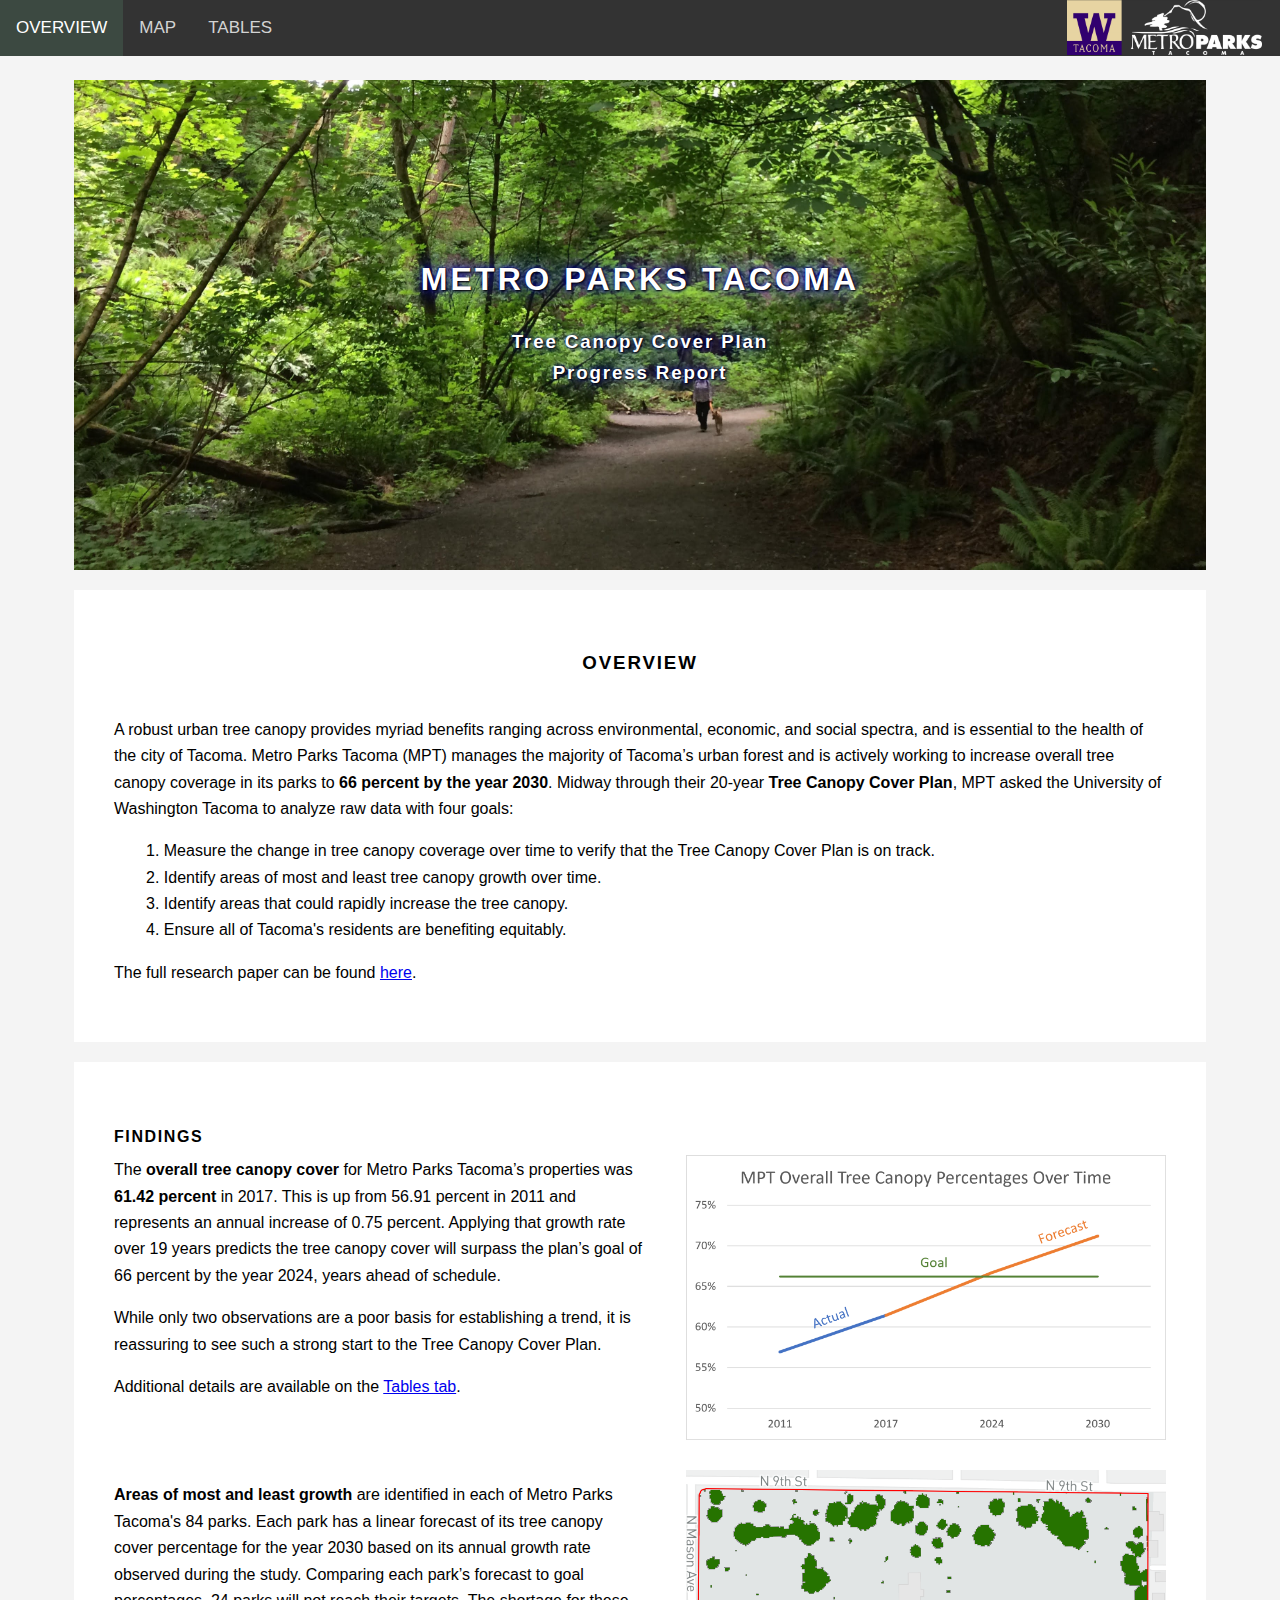
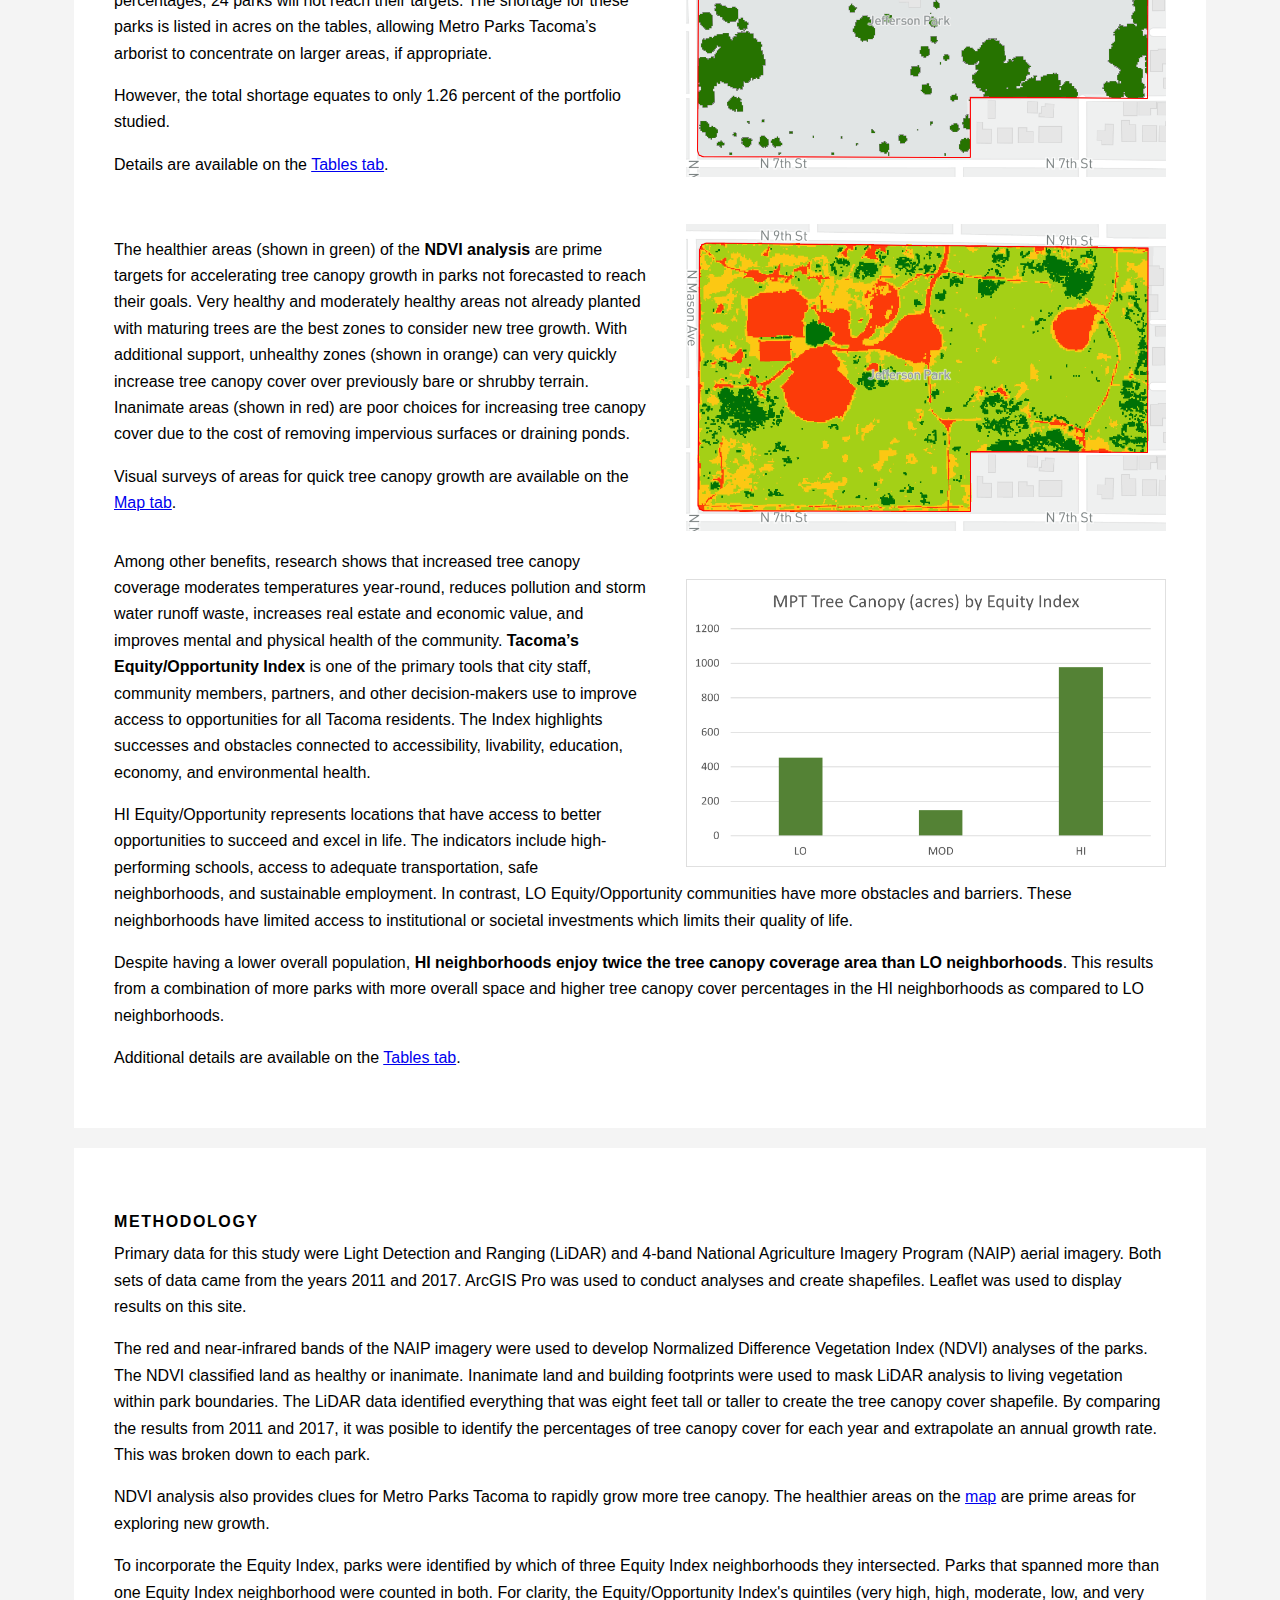
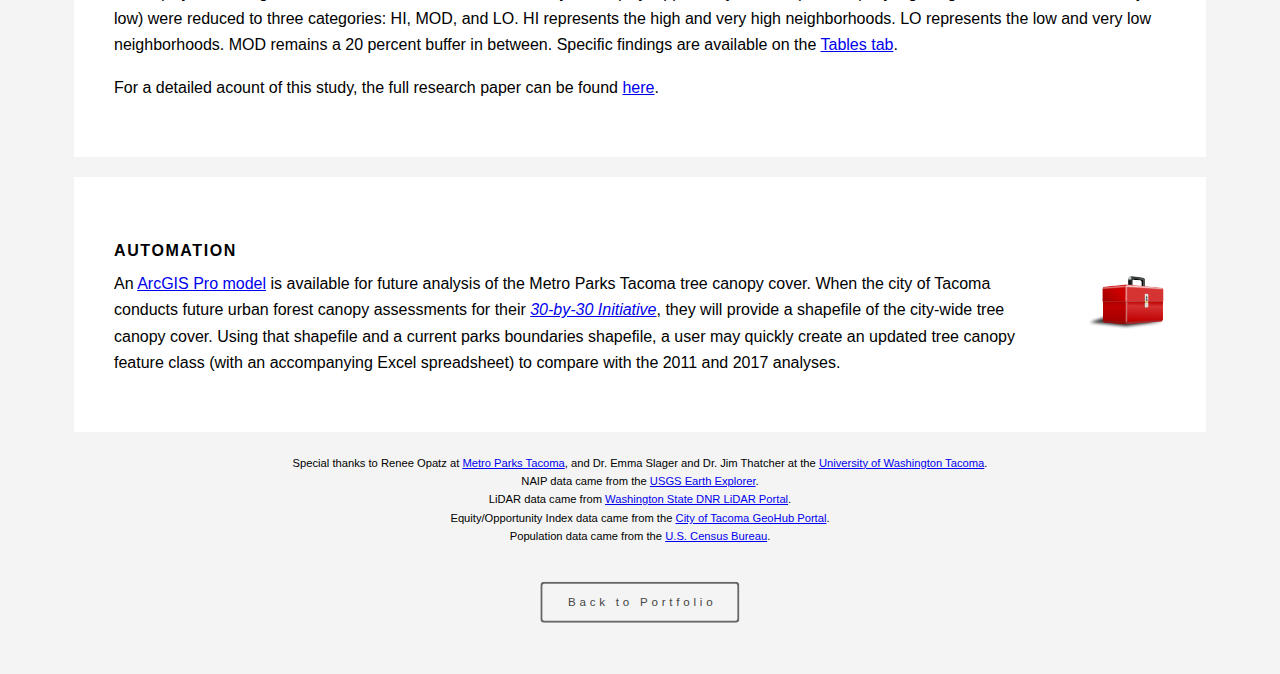
<file: index.html>
<html>
	<head>
		<title>Overview: Tree Canopy Update</title>
		<link rel="stylesheet" href="styles.css" type="text/css"/>
		<script src = "parks.js"></script>
	</head>
	<body>
		<div class="topnav">
     <a class="active" href="index.html">OVERVIEW</a>
     <a href="map.html">MAP</a>
     <a href="tables.htm">TABLES</a>
		 <img src="images/Logos_UW_MPT.png" style="height:55px; float:right">
    </div>
		<div class="container">
			<img src="images/PugetPark2.jpg" style="display:block; margin-left:auto; margin-right:auto; width:100%">
			<div class="centered"><h1>Metro Parks Tacoma</h1><h3>Tree Canopy Cover Plan<br> Progress Report</h3></div>
		</div>
		<div class="flex-container">
			<div>
				<h3>OVERVIEW</h3>
				<p>A robust urban tree canopy provides myriad benefits ranging across environmental, economic, and social spectra, and is essential to the health of the city of Tacoma. Metro Parks Tacoma (MPT) manages the majority of Tacoma’s urban forest and is actively working to increase overall tree canopy coverage in its parks to <b>66 percent by the year 2030</b>. Midway through their 20-year <b>Tree Canopy Cover Plan</b>, MPT asked the University of Washington Tacoma to analyze raw data with four goals:</p>
				<p style="padding-left: 2em; padding-right: 2em">1. Measure the change in tree canopy coverage over time to verify that the Tree Canopy Cover Plan is on track.<br>2. Identify areas of most and least tree canopy growth over time.<br>3. Identify areas that could rapidly increase the tree canopy.<br>4. Ensure all of Tacoma's residents are benefiting equitably.</p>
				<p>The full research paper can be found <a href="paper.pdf">here</a>.</p>
			</div>
			<div>
				<h4 style="margin-bottom: -35px">Findings</h4>
				<div class="row">
					<a href="tables.htm"><img class="img" src="images/TreeCanopy_Overall.png" style="margin-top:40px"></a><br>
					<p>The <b>overall tree canopy cover</b> for Metro Parks Tacoma’s properties was <b>61.42 percent</b> in 2017. This is up from 56.91 percent in 2011 and represents an annual increase of 0.75 percent. Applying that growth rate over 19 years predicts the tree canopy cover will surpass the plan’s goal of 66 percent by the year 2024, years ahead of schedule.</p><p>While only two observations are a poor basis for establishing a trend, it is reassuring to see such a strong start to the Tree Canopy Cover Plan.</p><p>Additional details are available on the <a href="tables.htm">Tables tab</a>.</p>
				</div>
				<div class="row">
					<a href="map.html"><img class="img" src="images/TCC.PNG"></a><br>
					<p><b>Areas of most and least growth</b> are identified in each of Metro Parks Tacoma's 84 parks. Each park has a linear forecast of its tree canopy cover percentage for the year 2030 based on its annual growth rate observed during the study. Comparing each park’s forecast to goal percentages, 24 parks will not reach their targets. The shortage for these parks is listed in acres on the tables, allowing Metro Parks Tacoma’s arborist to concentrate on larger areas, if appropriate. </p><p>However, the total shortage equates to only 1.26 percent of the portfolio studied.</p><p>Details are available on the <a href="tables.htm">Tables tab</a>.</p>
				</div>
				<div class="row">
					<a href="map.html"><img class="img" src="images/NDVI.PNG"></a><br>
					<p>The healthier areas (shown in green) of the <b>NDVI analysis</b> are prime targets for accelerating tree canopy growth in parks not forecasted to reach their goals. Very healthy and moderately healthy areas not already planted with maturing trees are the best zones to consider new tree growth. With additional support, unhealthy zones (shown in orange) can very quickly increase tree canopy cover over previously bare or shrubby terrain. Inanimate areas (shown in red) are poor choices for increasing tree canopy cover due to the cost of removing impervious surfaces or draining ponds.</p><p>Visual surveys of areas for quick tree canopy growth are available on the <a href="map.html">Map tab</a>.</p>
				</div>
				<div class="row">
					<a href="tables.htm"><img class="img" src="images/Equity_Chart.png"></a>
					<p>Among other benefits, research shows that increased tree canopy coverage moderates temperatures year-round, reduces pollution and storm water runoff waste, increases real estate and economic value, and improves mental and physical health of the community. <b>Tacoma’s Equity/Opportunity Index</b> is one of the primary tools that city staff, community members, partners, and other decision-makers use to improve access to opportunities for all Tacoma residents. The Index highlights successes and obstacles connected to accessibility, livability, education, economy, and environmental health.</p><p>HI Equity/Opportunity represents locations that have access to better opportunities to succeed and excel in life. The indicators include high-performing schools, access to adequate transportation, safe neighborhoods, and sustainable employment. In contrast, LO Equity/Opportunity communities have more obstacles and barriers. These neighborhoods have limited access to institutional or societal investments which limits their quality of life.</p><p>Despite having a lower overall population, <b>HI neighborhoods enjoy twice the tree canopy coverage area than LO neighborhoods</b>. This results from a combination of more parks with more overall space and higher tree canopy cover percentages in the HI neighborhoods as compared to LO neighborhoods. </p><p>Additional details are available on the <a href="tables.htm">Tables tab</a>.</p>
				</div>
		 </div>
		 <div>
			 <h4>Methodology</h4>
			 <p>Primary data for this study were Light Detection and Ranging (LiDAR) and 4-band National Agriculture Imagery Program (NAIP) aerial imagery. Both sets of data came from the years 2011 and 2017. ArcGIS Pro was used to conduct analyses and create shapefiles. Leaflet was used to display results on this site.</p>
			 <p>The red and near-infrared bands of the NAIP imagery were used to develop Normalized Difference Vegetation Index (NDVI) analyses of the parks. The NDVI classified land as healthy or inanimate. Inanimate land and building footprints were used to mask LiDAR analysis to living vegetation within park boundaries. The LiDAR data identified everything that was eight feet tall or taller to create the tree canopy cover shapefile. By comparing the results from 2011 and 2017, it was posible to identify the percentages of tree canopy cover for each year and extrapolate an annual growth rate. This was broken down to each park.</p>
			 <p>NDVI analysis also provides clues for Metro Parks Tacoma to rapidly grow more tree canopy. The healthier areas on the <a href="map.html">map</a> are prime areas for exploring new growth.</p>
			 <p>To incorporate the Equity Index, parks were identified by which of three Equity Index neighborhoods they intersected. Parks that spanned more than one Equity Index neighborhood were counted in both. For clarity, the Equity/Opportunity Index's quintiles (very high, high, moderate, low, and very low) were reduced to three categories: HI, MOD, and LO. HI represents the high and very high neighborhoods. LO represents the low and very low neighborhoods. MOD remains a 20 percent buffer in between. Specific findings are available on the <a href="tables.htm">Tables tab</a>.</p>
			 <p>For a detailed acount of this study, the full research paper can be found <a href="paper.pdf">here</a>.</p>
		 </div>
		 <div class="row">
			 <h4>Automation</h4>
			  <a href="ArcGIS.tbx"> <img class="img" src="images/arcgis-toolbox.png" style="max-width:5em; margin-top: 20px"></a>
				<p>An <a href="ArcGIS.tbx">ArcGIS Pro model</a> is available for future analysis of the Metro Parks Tacoma tree canopy cover. When the city of Tacoma conducts future urban forest canopy assessments for their <a href = 'https://www.cityoftacoma.org/government/city_departments/environmentalservices/urban_forestry/urban_forest_management_plan' target = '_blank'><em>30-by-30 Initiative</em></a>, they will provide a shapefile of the city-wide tree canopy cover. Using that shapefile and a current parks boundaries shapefile, a user may quickly create an updated tree canopy feature class (with an accompanying Excel spreadsheet) to compare with the 2011 and 2017 analyses.</p>
		 </div>
		</div>

		<p style="font-size:.7em; text-align:center">Special thanks to Renee Opatz at <a href = "https://www.metroparkstacoma.org/"> Metro Parks Tacoma</a>, and Dr. Emma Slager and Dr. Jim Thatcher at the <a href = "https://www.tacoma.uw.edu/uwt/urban-studies/ms-geospatial-technologies">University of Washington Tacoma</a>.<br>NAIP data came from the <a href="https://earthexplorer.usgs.gov/">USGS Earth Explorer</a>.<br>LiDAR data came from <a href = "https://lidarportal.dnr.wa.gov/">Washington State DNR LiDAR Portal</a>.<br>Equity/Opportunity Index data came from the <a href = "https://geohub.cityoftacoma.org/datasets/equity-opportunity-overall-index-2020-1/explore?location=47.243500%2C-122.455000%2C12.41">City of Tacoma GeoHub Portal</a>.<br>Population data came from the <a href = "https://data.census.gov/cedsci/advanced">U.S. Census Bureau</a>.</p>

		<div class="center">
			<a href="https://saschu-uwt.github.io/portfolio/"><button class="button button1">Back to Portfolio</button></a>
		</div>

		<!-- Calls the default extent button -->
		<script src="dist/leaflet.defaultextent.js"></script>
		<script src="config.js"></script>

</body>
</html>
</file>
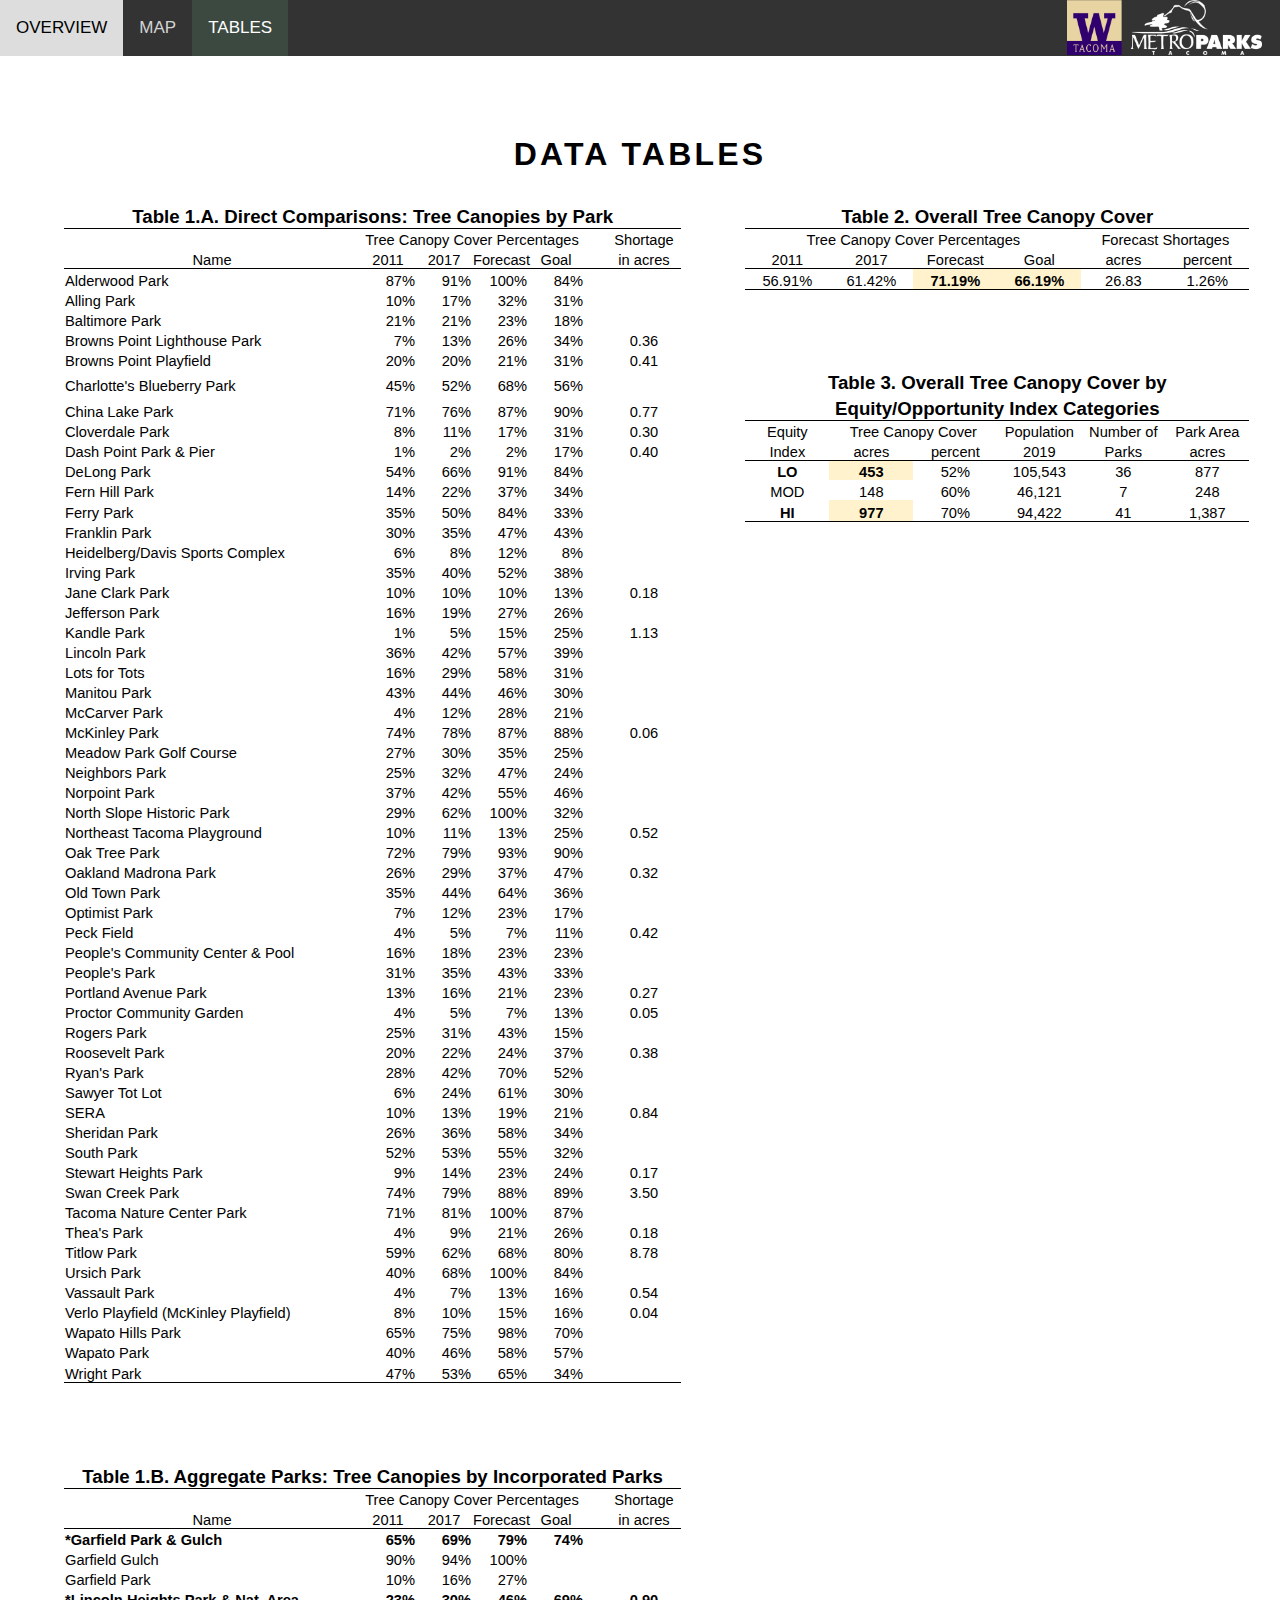
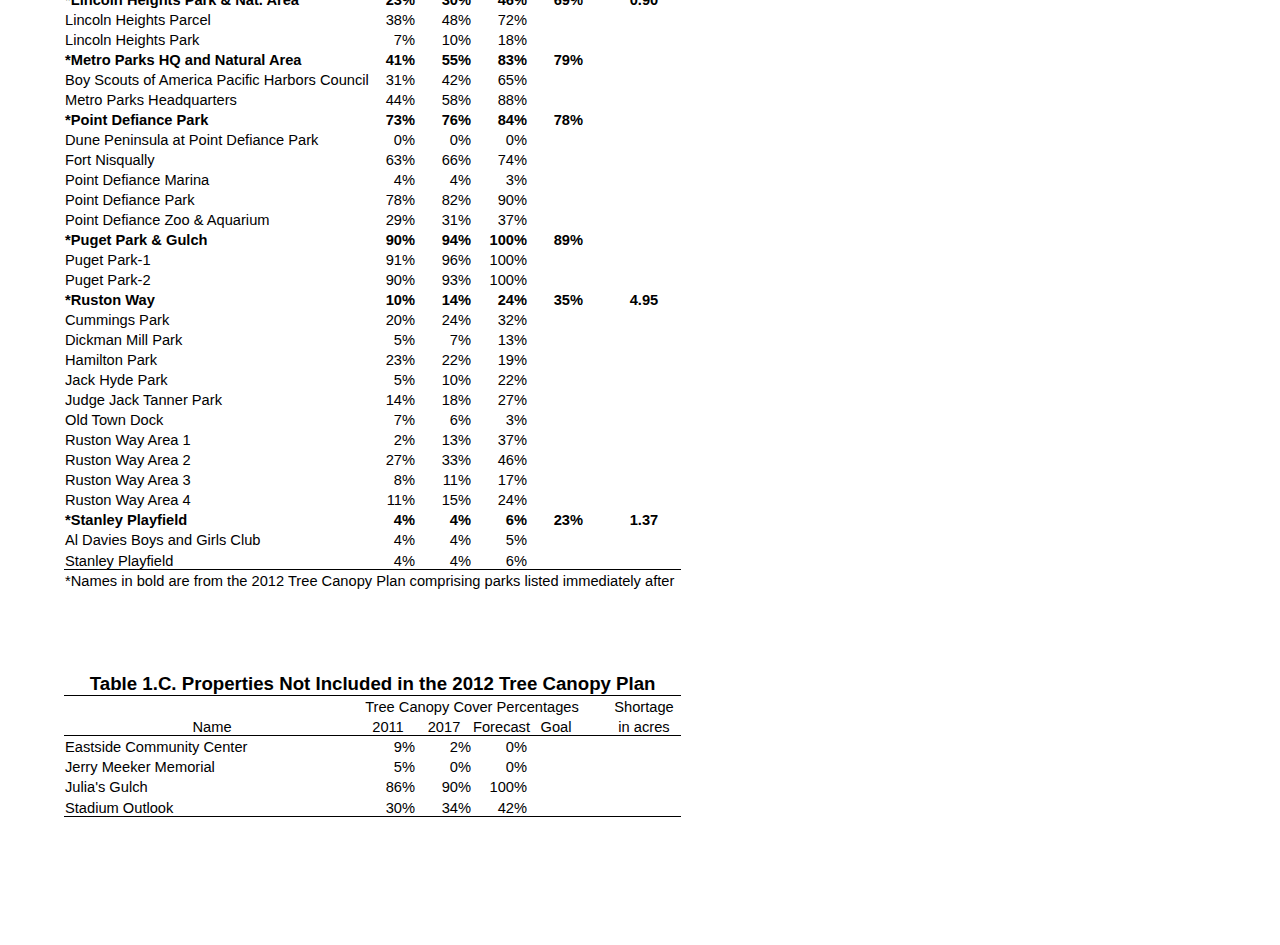
<file: tables.htm>
<html xmlns:o="urn:schemas-microsoft-com:office:office"
xmlns:x="urn:schemas-microsoft-com:office:excel"
xmlns="http://www.w3.org/TR/REC-html40">

<head>
<meta http-equiv=Content-Type content="text/html; charset=windows-1252">
<meta name=ProgId content=Excel.Sheet>
<meta name=Generator content="Microsoft Excel 15">
<link rel=File-List href="tables_files/filelist.xml">
<!-- For topnav styling -->
<link rel="stylesheet" href="styles.css" type="text/css"/>

<style id="MPT_Tree_Canopy_2017_23294_Styles"><!--table

	{mso-displayed-decimal-separator:"\.";
	mso-displayed-thousand-separator:"\,";}

body {
	background-color:#ffffff;
}

.xl1523294
	{padding-top:1px;
	padding-right:1px;
	padding-left:1px;
	mso-ignore:padding;
	color:black;
	font-size:11.0pt;
	font-weight:400;
	font-style:normal;
	text-decoration:none;
	font-family:Calibri, sans-serif;
	mso-font-charset:0;
	mso-number-format:General;
	text-align:general;
	vertical-align:bottom;
	mso-background-source:auto;
	mso-pattern:auto;
	white-space:nowrap;}
.xl6323294
	{padding-top:1px;
	padding-right:1px;
	padding-left:1px;
	mso-ignore:padding;
	color:black;
	font-size:11.0pt;
	font-weight:400;
	font-style:normal;
	text-decoration:none;
	font-family:Calibri, sans-serif;
	mso-font-charset:0;
	mso-number-format:0%;
	text-align:general;
	vertical-align:bottom;
	mso-background-source:auto;
	mso-pattern:auto;
	white-space:nowrap;}
.xl6423294
	{padding-top:1px;
	padding-right:1px;
	padding-left:1px;
	mso-ignore:padding;
	color:black;
	font-size:11.0pt;
	font-weight:400;
	font-style:normal;
	text-decoration:none;
	font-family:Calibri, sans-serif;
	mso-font-charset:0;
	mso-number-format:"_\(* \#\,\#\#0_\)\;_\(* \\\(\#\,\#\#0\\\)\;_\(* \0022-\0022??_\)\;_\(\@_\)";
	text-align:general;
	vertical-align:bottom;
	mso-background-source:auto;
	mso-pattern:auto;
	white-space:nowrap;}
.xl6523294
	{padding-top:1px;
	padding-right:1px;
	padding-left:1px;
	mso-ignore:padding;
	color:black;
	font-size:11.0pt;
	font-weight:400;
	font-style:normal;
	text-decoration:none;
	font-family:Calibri, sans-serif;
	mso-font-charset:0;
	mso-number-format:General;
	text-align:general;
	vertical-align:bottom;
	mso-background-source:auto;
	mso-pattern:auto;
	white-space:normal;}
.xl6623294
	{padding-top:1px;
	padding-right:1px;
	padding-left:1px;
	mso-ignore:padding;
	color:black;
	font-size:11.0pt;
	font-weight:700;
	font-style:normal;
	text-decoration:none;
	font-family:Calibri, sans-serif;
	mso-font-charset:0;
	mso-number-format:General;
	text-align:general;
	vertical-align:bottom;
	mso-background-source:auto;
	mso-pattern:auto;
	white-space:nowrap;}
.xl6723294
	{padding-top:1px;
	padding-right:1px;
	padding-left:1px;
	mso-ignore:padding;
	color:black;
	font-size:11.0pt;
	font-weight:400;
	font-style:normal;
	text-decoration:none;
	font-family:Calibri, sans-serif;
	mso-font-charset:0;
	mso-number-format:"_\(* \#\,\#\#0_\)\;_\(* \\\(\#\,\#\#0\\\)\;_\(* \0022-\0022??_\)\;_\(\@_\)";
	text-align:center;
	vertical-align:bottom;
	mso-background-source:auto;
	mso-pattern:auto;
	white-space:nowrap;}
.xl6823294
	{padding-top:1px;
	padding-right:1px;
	padding-left:1px;
	mso-ignore:padding;
	color:black;
	font-size:11.0pt;
	font-weight:400;
	font-style:normal;
	text-decoration:none;
	font-family:Calibri, sans-serif;
	mso-font-charset:0;
	mso-number-format:General;
	text-align:center;
	vertical-align:bottom;
	mso-background-source:auto;
	mso-pattern:auto;
	white-space:normal;}
.xl6923294
	{padding-top:1px;
	padding-right:1px;
	padding-left:1px;
	mso-ignore:padding;
	color:black;
	font-size:11.0pt;
	font-weight:400;
	font-style:normal;
	text-decoration:none;
	font-family:Calibri, sans-serif;
	mso-font-charset:0;
	mso-number-format:General;
	text-align:center;
	vertical-align:bottom;
	mso-background-source:auto;
	mso-pattern:auto;
	white-space:nowrap;}
.xl7023294
	{padding-top:1px;
	padding-right:1px;
	padding-left:1px;
	mso-ignore:padding;
	color:black;
	font-size:11.0pt;
	font-weight:400;
	font-style:normal;
	text-decoration:none;
	font-family:Calibri, sans-serif;
	mso-font-charset:0;
	mso-number-format:General;
	text-align:general;
	vertical-align:bottom;
	border-top:.5pt solid windowtext;
	border-right:none;
	border-bottom:none;
	border-left:none;
	mso-background-source:auto;
	mso-pattern:auto;
	white-space:nowrap;}
.xl7123294
	{padding-top:1px;
	padding-right:1px;
	padding-left:1px;
	mso-ignore:padding;
	color:black;
	font-size:11.0pt;
	font-weight:400;
	font-style:normal;
	text-decoration:none;
	font-family:Calibri, sans-serif;
	mso-font-charset:0;
	mso-number-format:General;
	text-align:general;
	vertical-align:bottom;
	border-top:none;
	border-right:none;
	border-bottom:1.0pt solid windowtext;
	border-left:none;
	mso-background-source:auto;
	mso-pattern:auto;
	white-space:nowrap;}
.xl7223294
	{padding-top:1px;
	padding-right:1px;
	padding-left:1px;
	mso-ignore:padding;
	color:black;
	font-size:11.0pt;
	font-weight:400;
	font-style:normal;
	text-decoration:none;
	font-family:Calibri, sans-serif;
	mso-font-charset:0;
	mso-number-format:0%;
	text-align:general;
	vertical-align:bottom;
	border-top:none;
	border-right:none;
	border-bottom:1.0pt solid windowtext;
	border-left:none;
	mso-background-source:auto;
	mso-pattern:auto;
	white-space:nowrap;}
.xl7323294
	{padding-top:1px;
	padding-right:1px;
	padding-left:1px;
	mso-ignore:padding;
	color:black;
	font-size:11.0pt;
	font-weight:400;
	font-style:normal;
	text-decoration:none;
	font-family:Calibri, sans-serif;
	mso-font-charset:0;
	mso-number-format:General;
	text-align:center;
	vertical-align:bottom;
	border-top:1.0pt solid windowtext;
	border-right:none;
	border-bottom:none;
	border-left:none;
	mso-background-source:auto;
	mso-pattern:auto;
	white-space:nowrap;}
.xl7423294
	{padding-top:1px;
	padding-right:1px;
	padding-left:1px;
	mso-ignore:padding;
	color:black;
	font-size:11.0pt;
	font-weight:400;
	font-style:normal;
	text-decoration:none;
	font-family:Calibri, sans-serif;
	mso-font-charset:0;
	mso-number-format:General;
	text-align:center;
	vertical-align:bottom;
	border-top:none;
	border-right:none;
	border-bottom:.5pt solid windowtext;
	border-left:none;
	mso-background-source:auto;
	mso-pattern:auto;
	white-space:nowrap;}
.xl7523294
	{padding-top:1px;
	padding-right:1px;
	padding-left:1px;
	mso-ignore:padding;
	color:black;
	font-size:11.0pt;
	font-weight:400;
	font-style:normal;
	text-decoration:none;
	font-family:Calibri, sans-serif;
	mso-font-charset:0;
	mso-number-format:0%;
	text-align:center;
	vertical-align:bottom;
	border-top:none;
	border-right:none;
	border-bottom:.5pt solid windowtext;
	border-left:none;
	mso-background-source:auto;
	mso-pattern:auto;
	white-space:nowrap;}
.xl7623294
	{padding-top:1px;
	padding-right:1px;
	padding-left:1px;
	mso-ignore:padding;
	color:black;
	font-size:11.0pt;
	font-weight:400;
	font-style:normal;
	text-decoration:none;
	font-family:Calibri, sans-serif;
	mso-font-charset:0;
	mso-number-format:"_\(* \#\,\#\#0\.00_\)\;_\(* \\\(\#\,\#\#0\.00\\\)\;_\(* \0022-\0022??_\)\;_\(\@_\)";
	text-align:general;
	vertical-align:bottom;
	mso-background-source:auto;
	mso-pattern:auto;
	white-space:nowrap;}
.xl7723294
	{padding-top:1px;
	padding-right:1px;
	padding-left:1px;
	mso-ignore:padding;
	color:black;
	font-size:11.0pt;
	font-weight:400;
	font-style:normal;
	text-decoration:none;
	font-family:Calibri, sans-serif;
	mso-font-charset:0;
	mso-number-format:0;
	text-align:center;
	vertical-align:bottom;
	mso-background-source:auto;
	mso-pattern:auto;
	white-space:nowrap;}
.xl7823294
	{padding-top:1px;
	padding-right:1px;
	padding-left:1px;
	mso-ignore:padding;
	color:black;
	font-size:11.0pt;
	font-weight:400;
	font-style:normal;
	text-decoration:none;
	font-family:Calibri, sans-serif;
	mso-font-charset:0;
	mso-number-format:0%;
	text-align:center;
	vertical-align:bottom;
	mso-background-source:auto;
	mso-pattern:auto;
	white-space:nowrap;}
.xl7923294
	{padding-top:1px;
	padding-right:1px;
	padding-left:1px;
	mso-ignore:padding;
	color:black;
	font-size:11.0pt;
	font-weight:700;
	font-style:normal;
	text-decoration:none;
	font-family:Calibri, sans-serif;
	mso-font-charset:0;
	mso-number-format:General;
	text-align:general;
	vertical-align:bottom;
	border-top:.5pt solid windowtext;
	border-right:none;
	border-bottom:none;
	border-left:none;
	mso-background-source:auto;
	mso-pattern:auto;
	white-space:nowrap;}
.xl8023294
	{padding-top:1px;
	padding-right:1px;
	padding-left:1px;
	mso-ignore:padding;
	color:black;
	font-size:11.0pt;
	font-weight:700;
	font-style:normal;
	text-decoration:none;
	font-family:Calibri, sans-serif;
	mso-font-charset:0;
	mso-number-format:0%;
	text-align:general;
	vertical-align:bottom;
	border-top:.5pt solid windowtext;
	border-right:none;
	border-bottom:none;
	border-left:none;
	mso-background-source:auto;
	mso-pattern:auto;
	white-space:nowrap;}
.xl8123294
	{padding-top:1px;
	padding-right:1px;
	padding-left:1px;
	mso-ignore:padding;
	color:black;
	font-size:11.0pt;
	font-weight:700;
	font-style:normal;
	text-decoration:none;
	font-family:Calibri, sans-serif;
	mso-font-charset:0;
	mso-number-format:0%;
	text-align:general;
	vertical-align:bottom;
	mso-background-source:auto;
	mso-pattern:auto;
	white-space:nowrap;}
.xl8223294
	{padding-top:1px;
	padding-right:1px;
	padding-left:1px;
	mso-ignore:padding;
	color:black;
	font-size:11.0pt;
	font-weight:400;
	font-style:normal;
	text-decoration:none;
	font-family:Calibri, sans-serif;
	mso-font-charset:0;
	mso-number-format:General;
	text-align:center;
	vertical-align:bottom;
	border-top:.5pt solid windowtext;
	border-right:none;
	border-bottom:none;
	border-left:none;
	mso-background-source:auto;
	mso-pattern:auto;
	white-space:nowrap;}
.xl8323294
	{padding-top:1px;
	padding-right:1px;
	padding-left:1px;
	mso-ignore:padding;
	color:black;
	font-size:11.0pt;
	font-weight:400;
	font-style:normal;
	text-decoration:none;
	font-family:Calibri, sans-serif;
	mso-font-charset:0;
	mso-number-format:0%;
	text-align:general;
	vertical-align:bottom;
	border-top:.5pt solid windowtext;
	border-right:none;
	border-bottom:none;
	border-left:none;
	mso-background-source:auto;
	mso-pattern:auto;
	white-space:nowrap;}
.xl8423294
	{padding-top:1px;
	padding-right:1px;
	padding-left:1px;
	mso-ignore:padding;
	color:black;
	font-size:11.0pt;
	font-weight:400;
	font-style:normal;
	text-decoration:none;
	font-family:Calibri, sans-serif;
	mso-font-charset:0;
	mso-number-format:"\#\,\#\#0\.00_\)\;\\\(\#\,\#\#0\.00\\\)";
	text-align:center;
	vertical-align:bottom;
	mso-background-source:auto;
	mso-pattern:auto;
	white-space:nowrap;}
.xl8523294
	{padding-top:1px;
	padding-right:1px;
	padding-left:1px;
	mso-ignore:padding;
	color:black;
	font-size:11.0pt;
	font-weight:400;
	font-style:normal;
	text-decoration:none;
	font-family:Calibri, sans-serif;
	mso-font-charset:0;
	mso-number-format:0%;
	text-align:center;
	vertical-align:bottom;
	mso-background-source:auto;
	mso-pattern:auto;
	white-space:nowrap;}
.xl8623294
	{padding-top:1px;
	padding-right:1px;
	padding-left:1px;
	mso-ignore:padding;
	color:black;
	font-size:11.0pt;
	font-weight:400;
	font-style:normal;
	text-decoration:none;
	font-family:Calibri, sans-serif;
	mso-font-charset:0;
	mso-number-format:Percent;
	text-align:center;
	vertical-align:bottom;
	border-top:.5pt solid windowtext;
	border-right:none;
	border-bottom:1.0pt solid windowtext;
	border-left:none;
	mso-background-source:auto;
	mso-pattern:auto;
	white-space:nowrap;}
.xl8723294
	{padding-top:1px;
	padding-right:1px;
	padding-left:1px;
	mso-ignore:padding;
	color:black;
	font-size:11.0pt;
	font-weight:400;
	font-style:normal;
	text-decoration:none;
	font-family:Calibri, sans-serif;
	mso-font-charset:0;
	mso-number-format:"\#\,\#\#0\.00_\)\;\\\(\#\,\#\#0\.00\\\)";
	text-align:center;
	vertical-align:bottom;
	border-top:.5pt solid windowtext;
	border-right:none;
	border-bottom:1.0pt solid windowtext;
	border-left:none;
	mso-background-source:auto;
	mso-pattern:auto;
	white-space:nowrap;}
.xl8823294
	{padding-top:1px;
	padding-right:1px;
	padding-left:1px;
	mso-ignore:padding;
	color:black;
	font-size:11.0pt;
	font-weight:700;
	font-style:normal;
	text-decoration:none;
	font-family:Calibri, sans-serif;
	mso-font-charset:0;
	mso-number-format:General;
	text-align:center;
	vertical-align:bottom;
	border-top:.5pt solid windowtext;
	border-right:none;
	border-bottom:none;
	border-left:none;
	mso-background-source:auto;
	mso-pattern:auto;
	white-space:nowrap;}
.xl8923294
	{padding-top:1px;
	padding-right:1px;
	padding-left:1px;
	mso-ignore:padding;
	color:black;
	font-size:11.0pt;
	font-weight:700;
	font-style:normal;
	text-decoration:none;
	font-family:Calibri, sans-serif;
	mso-font-charset:0;
	mso-number-format:0;
	text-align:center;
	vertical-align:bottom;
	border-top:.5pt solid windowtext;
	border-right:none;
	border-bottom:none;
	border-left:none;
	background:#FFF2CC;
	mso-pattern:black none;
	white-space:nowrap;}
.xl9023294
	{padding-top:1px;
	padding-right:1px;
	padding-left:1px;
	mso-ignore:padding;
	color:black;
	font-size:11.0pt;
	font-weight:400;
	font-style:normal;
	text-decoration:none;
	font-family:Calibri, sans-serif;
	mso-font-charset:0;
	mso-number-format:0%;
	text-align:center;
	vertical-align:bottom;
	border-top:.5pt solid windowtext;
	border-right:none;
	border-bottom:none;
	border-left:none;
	mso-background-source:auto;
	mso-pattern:auto;
	white-space:nowrap;}
.xl9123294
	{padding-top:1px;
	padding-right:1px;
	padding-left:1px;
	mso-ignore:padding;
	color:black;
	font-size:11.0pt;
	font-weight:700;
	font-style:normal;
	text-decoration:none;
	font-family:Calibri, sans-serif;
	mso-font-charset:0;
	mso-number-format:General;
	text-align:center;
	vertical-align:bottom;
	border-top:none;
	border-right:none;
	border-bottom:1.0pt solid windowtext;
	border-left:none;
	mso-background-source:auto;
	mso-pattern:auto;
	white-space:nowrap;}
.xl9223294
	{padding-top:1px;
	padding-right:1px;
	padding-left:1px;
	mso-ignore:padding;
	color:black;
	font-size:11.0pt;
	font-weight:700;
	font-style:normal;
	text-decoration:none;
	font-family:Calibri, sans-serif;
	mso-font-charset:0;
	mso-number-format:0;
	text-align:center;
	vertical-align:bottom;
	border-top:none;
	border-right:none;
	border-bottom:1.0pt solid windowtext;
	border-left:none;
	background:#FFF2CC;
	mso-pattern:black none;
	white-space:nowrap;}
.xl9323294
	{padding-top:1px;
	padding-right:1px;
	padding-left:1px;
	mso-ignore:padding;
	color:black;
	font-size:11.0pt;
	font-weight:400;
	font-style:normal;
	text-decoration:none;
	font-family:Calibri, sans-serif;
	mso-font-charset:0;
	mso-number-format:General;
	text-align:center;
	vertical-align:bottom;
	border-top:none;
	border-right:none;
	border-bottom:1.0pt solid windowtext;
	border-left:none;
	mso-background-source:auto;
	mso-pattern:auto;
	white-space:nowrap;}
.xl9423294
	{padding-top:1px;
	padding-right:1px;
	padding-left:1px;
	mso-ignore:padding;
	color:black;
	font-size:11.0pt;
	font-weight:400;
	font-style:normal;
	text-decoration:none;
	font-family:Calibri, sans-serif;
	mso-font-charset:0;
	mso-number-format:0%;
	text-align:center;
	vertical-align:bottom;
	border-top:none;
	border-right:none;
	border-bottom:1.0pt solid windowtext;
	border-left:none;
	mso-background-source:auto;
	mso-pattern:auto;
	white-space:nowrap;}
.xl9523294
	{padding-top:1px;
	padding-right:1px;
	padding-left:1px;
	mso-ignore:padding;
	color:black;
	font-size:11.0pt;
	font-weight:700;
	font-style:normal;
	text-decoration:none;
	font-family:Calibri, sans-serif;
	mso-font-charset:0;
	mso-number-format:Percent;
	text-align:center;
	vertical-align:bottom;
	border-top:.5pt solid windowtext;
	border-right:none;
	border-bottom:1.0pt solid windowtext;
	border-left:none;
	background:#FFF2CC;
	mso-pattern:black none;
	white-space:nowrap;}
.xl9623294
	{padding-top:1px;
	padding-right:1px;
	padding-left:1px;
	mso-ignore:padding;
	color:black;
	font-size:11.0pt;
	font-weight:400;
	font-style:normal;
	text-decoration:none;
	font-family:Calibri, sans-serif;
	mso-font-charset:0;
	mso-number-format:Fixed;
	text-align:center;
	vertical-align:bottom;
	border-top:.5pt solid windowtext;
	border-right:none;
	border-bottom:none;
	border-left:none;
	mso-background-source:auto;
	mso-pattern:auto;
	white-space:nowrap;}
.xl9723294
	{padding-top:1px;
	padding-right:1px;
	padding-left:1px;
	mso-ignore:padding;
	color:black;
	font-size:11.0pt;
	font-weight:400;
	font-style:normal;
	text-decoration:none;
	font-family:Calibri, sans-serif;
	mso-font-charset:0;
	mso-number-format:Fixed;
	text-align:center;
	vertical-align:bottom;
	mso-background-source:auto;
	mso-pattern:auto;
	white-space:nowrap;}
.xl9823294
	{padding-top:1px;
	padding-right:1px;
	padding-left:1px;
	mso-ignore:padding;
	color:black;
	font-size:11.0pt;
	font-weight:400;
	font-style:normal;
	text-decoration:none;
	font-family:Calibri, sans-serif;
	mso-font-charset:0;
	mso-number-format:Fixed;
	text-align:center;
	vertical-align:bottom;
	border-top:none;
	border-right:none;
	border-bottom:1.0pt solid windowtext;
	border-left:none;
	mso-background-source:auto;
	mso-pattern:auto;
	white-space:nowrap;}
.xl9923294
	{padding-top:1px;
	padding-right:1px;
	padding-left:1px;
	mso-ignore:padding;
	color:black;
	font-size:11.0pt;
	font-weight:400;
	font-style:normal;
	text-decoration:none;
	font-family:Calibri, sans-serif;
	mso-font-charset:0;
	mso-number-format:"\#\,\#\#0";
	text-align:center;
	vertical-align:bottom;
	border-top:.5pt solid windowtext;
	border-right:none;
	border-bottom:none;
	border-left:none;
	mso-background-source:auto;
	mso-pattern:auto;
	white-space:nowrap;}
.xl10023294
	{padding-top:1px;
	padding-right:1px;
	padding-left:1px;
	mso-ignore:padding;
	color:black;
	font-size:11.0pt;
	font-weight:400;
	font-style:normal;
	text-decoration:none;
	font-family:Calibri, sans-serif;
	mso-font-charset:0;
	mso-number-format:"\#\,\#\#0";
	text-align:center;
	vertical-align:bottom;
	mso-background-source:auto;
	mso-pattern:auto;
	white-space:nowrap;}
.xl10123294
	{padding-top:1px;
	padding-right:1px;
	padding-left:1px;
	mso-ignore:padding;
	color:black;
	font-size:11.0pt;
	font-weight:400;
	font-style:normal;
	text-decoration:none;
	font-family:Calibri, sans-serif;
	mso-font-charset:0;
	mso-number-format:"\#\,\#\#0";
	text-align:center;
	vertical-align:bottom;
	border-top:none;
	border-right:none;
	border-bottom:1.0pt solid windowtext;
	border-left:none;
	mso-background-source:auto;
	mso-pattern:auto;
	white-space:nowrap;}
.xl10223294
	{padding-top:1px;
	padding-right:1px;
	padding-left:1px;
	mso-ignore:padding;
	color:black;
	font-size:11.0pt;
	font-weight:400;
	font-style:normal;
	text-decoration:none;
	font-family:Calibri, sans-serif;
	mso-font-charset:0;
	mso-number-format:"\#\,\#\#0_\)\;\\\(\#\,\#\#0\\\)";
	text-align:center;
	vertical-align:bottom;
	border-top:.5pt solid windowtext;
	border-right:none;
	border-bottom:none;
	border-left:none;
	mso-background-source:auto;
	mso-pattern:auto;
	white-space:nowrap;}
.xl10323294
	{padding-top:1px;
	padding-right:1px;
	padding-left:1px;
	mso-ignore:padding;
	color:black;
	font-size:11.0pt;
	font-weight:400;
	font-style:normal;
	text-decoration:none;
	font-family:Calibri, sans-serif;
	mso-font-charset:0;
	mso-number-format:"\#\,\#\#0_\)\;\\\(\#\,\#\#0\\\)";
	text-align:center;
	vertical-align:bottom;
	mso-background-source:auto;
	mso-pattern:auto;
	white-space:nowrap;}
.xl10423294
	{padding-top:1px;
	padding-right:1px;
	padding-left:1px;
	mso-ignore:padding;
	color:black;
	font-size:11.0pt;
	font-weight:400;
	font-style:normal;
	text-decoration:none;
	font-family:Calibri, sans-serif;
	mso-font-charset:0;
	mso-number-format:"\#\,\#\#0_\)\;\\\(\#\,\#\#0\\\)";
	text-align:center;
	vertical-align:bottom;
	border-top:none;
	border-right:none;
	border-bottom:1.0pt solid windowtext;
	border-left:none;
	mso-background-source:auto;
	mso-pattern:auto;
	white-space:nowrap;}
.xl10523294
	{padding-top:1px;
	padding-right:1px;
	padding-left:1px;
	mso-ignore:padding;
	color:black;
	font-size:14.0pt;
	font-weight:700;
	font-style:normal;
	text-decoration:none;
	font-family:Calibri, sans-serif;
	mso-font-charset:0;
	mso-number-format:"_\(* \#\,\#\#0_\)\;_\(* \\\(\#\,\#\#0\\\)\;_\(* \0022-\0022??_\)\;_\(\@_\)";
	text-align:center-across;
	vertical-align:bottom;
	border-top:none;
	border-right:none;
	border-bottom:1.0pt solid windowtext;
	border-left:none;
	mso-background-source:auto;
	mso-pattern:auto;
	white-space:nowrap;}
.xl10623294
	{padding-top:1px;
	padding-right:1px;
	padding-left:1px;
	mso-ignore:padding;
	color:black;
	font-size:14.0pt;
	font-weight:700;
	font-style:normal;
	text-decoration:none;
	font-family:Calibri, sans-serif;
	mso-font-charset:0;
	mso-number-format:General;
	text-align:center-across;
	vertical-align:bottom;
	mso-background-source:auto;
	mso-pattern:auto;
	white-space:nowrap;}
.xl10723294
	{padding-top:1px;
	padding-right:1px;
	padding-left:1px;
	mso-ignore:padding;
	color:black;
	font-size:14.0pt;
	font-weight:700;
	font-style:normal;
	text-decoration:none;
	font-family:Calibri, sans-serif;
	mso-font-charset:0;
	mso-number-format:General;
	text-align:center-across;
	vertical-align:bottom;
	border-top:none;
	border-right:none;
	border-bottom:1.0pt solid windowtext;
	border-left:none;
	mso-background-source:auto;
	mso-pattern:auto;
	white-space:nowrap;}
.xl10823294
	{padding-top:1px;
	padding-right:1px;
	padding-left:1px;
	mso-ignore:padding;
	color:black;
	font-size:11.0pt;
	font-weight:400;
	font-style:normal;
	text-decoration:none;
	font-family:Calibri, sans-serif;
	mso-font-charset:0;
	mso-number-format:"\#\,\#\#0\.00_\)\;\\\(\#\,\#\#0\.00\\\)";
	text-align:center;
	vertical-align:bottom;
	border-top:none;
	border-right:none;
	border-bottom:1.0pt solid windowtext;
	border-left:none;
	mso-background-source:auto;
	mso-pattern:auto;
	white-space:nowrap;}
.xl10923294
	{padding-top:1px;
	padding-right:1px;
	padding-left:1px;
	mso-ignore:padding;
	color:black;
	font-size:11.0pt;
	font-weight:700;
	font-style:normal;
	text-decoration:none;
	font-family:Calibri, sans-serif;
	mso-font-charset:0;
	mso-number-format:"\#\,\#\#0\.00_\)\;\\\(\#\,\#\#0\.00\\\)";
	text-align:center;
	vertical-align:bottom;
	border-top:.5pt solid windowtext;
	border-right:none;
	border-bottom:none;
	border-left:none;
	mso-background-source:auto;
	mso-pattern:auto;
	white-space:nowrap;}
.xl11023294
	{padding-top:1px;
	padding-right:1px;
	padding-left:1px;
	mso-ignore:padding;
	color:black;
	font-size:11.0pt;
	font-weight:700;
	font-style:normal;
	text-decoration:none;
	font-family:Calibri, sans-serif;
	mso-font-charset:0;
	mso-number-format:"\#\,\#\#0\.00_\)\;\\\(\#\,\#\#0\.00\\\)";
	text-align:center;
	vertical-align:bottom;
	mso-background-source:auto;
	mso-pattern:auto;
	white-space:nowrap;}
.xl11123294
	{padding-top:1px;
	padding-right:1px;
	padding-left:1px;
	mso-ignore:padding;
	color:black;
	font-size:11.0pt;
	font-weight:400;
	font-style:normal;
	text-decoration:none;
	font-family:Calibri, sans-serif;
	mso-font-charset:0;
	mso-number-format:0%;
	text-align:center;
	vertical-align:bottom;
	border-top:1.0pt solid windowtext;
	border-right:none;
	border-bottom:none;
	border-left:none;
	mso-background-source:auto;
	mso-pattern:auto;
	white-space:nowrap;}
.xl11223294
	{padding-top:1px;
	padding-right:1px;
	padding-left:1px;
	mso-ignore:padding;
	color:black;
	font-size:11.0pt;
	font-weight:400;
	font-style:normal;
	text-decoration:none;
	font-family:Calibri, sans-serif;
	mso-font-charset:0;
	mso-number-format:0%;
	text-align:center-across;
	vertical-align:bottom;
	mso-background-source:auto;
	mso-pattern:auto;
	white-space:nowrap;}
--></style>
<title>Tables: Tree Canopy Update</title>
</head>

<body>

<div class="topnav">
 <a href="index.html">OVERVIEW</a>
<a href="map.html">MAP</a>
 <a class="active" href="tables.htm">TABLES</a>
 <img src="images/Logos_UW_MPT.png" style="height:55px; float:right">
</div>
<h1>Data Tables</h1>


<!--[if !excel]>&nbsp;&nbsp;<![endif]-->
<!--The following information was generated by Microsoft Excel's Publish as Web
Page wizard.-->
<!--If the same item is republished from Excel, all information between the DIV
tags will be replaced.-->
<!----------------------------->
<!--START OF OUTPUT FROM EXCEL PUBLISH AS WEB PAGE WIZARD -->
<!----------------------------->

<div id="MPT_Tree_Canopy_2017_23294" align=center x:publishsource="Excel">

<table border=0 cellpadding=0 cellspacing=0 width=1185 style='border-collapse:
 collapse;table-layout:fixed;width:889pt'>
 <col class=xl6423294 width=296 style='mso-width-source:userset;mso-width-alt:
 10825;width:222pt'>
 <col class=xl6323294 width=56 span=4 style='mso-width-source:userset;
 mso-width-alt:2048;width:42pt'>
 <col class=xl6323294 width=22 style='mso-width-source:userset;mso-width-alt:
 804;width:17pt'>
 <col class=xl6723294 width=75 style='mso-width-source:userset;mso-width-alt:
 2742;width:56pt'>
 <col width=64 style='width:48pt'>
 <col width=84 span=6 style='mso-width-source:userset;mso-width-alt:3072;
 width:63pt'>
 <tr height=26 style='height:19.5pt'>
  <td height=26 colspan=7 class=xl10723294 align=center width=617
  style='height:19.5pt;width:463pt'>Table 1.A. Direct Comparisons: Tree
  Canopies by Park</td>
  <td class=xl1523294 width=64 style='width:48pt'></td>
  <td colspan=6 class=xl10623294 align=center width=504 style='width:378pt'>Table
  2. Overall Tree Canopy Cover</td>
 </tr>
 <tr height=20 style='height:15.0pt'>
  <td height=20 class=xl7323294 style='height:15.0pt'>&nbsp;</td>
  <td colspan=4 class=xl11123294>Tree Canopy Cover Percentages</td>
  <td class=xl11223294></td>
  <td class=xl6923294>Shortage</td>
  <td class=xl1523294></td>
  <td colspan=4 class=xl7323294>Tree Canopy Cover Percentages</td>
  <td colspan=2 class=xl7323294>Forecast Shortages</td>
 </tr>
 <tr class=xl6523294 height=20 style='height:15.0pt'>
  <td height=20 class=xl7423294 style='height:15.0pt'>Name</td>
  <td class=xl7423294>2011</td>
  <td class=xl7423294>2017</td>
  <td class=xl7423294>Forecast</td>
  <td class=xl7523294>Goal</td>
  <td class=xl7523294>&nbsp;</td>
  <td class=xl7423294>in acres</td>
  <td class=xl6523294 width=64 style='width:48pt'></td>
  <td class=xl6823294 width=84 style='width:63pt'>2011</td>
  <td class=xl6823294 width=84 style='width:63pt'>2017</td>
  <td class=xl6823294 width=84 style='width:63pt'>Forecast</td>
  <td class=xl6923294>Goal</td>
  <td class=xl6923294>acres</td>
  <td class=xl6823294 width=84 style='width:63pt'>percent</td>
 </tr>
 <tr height=21 style='height:15.75pt'>
  <td height=21 class=xl1523294 style='height:15.75pt'>Alderwood Park</td>
  <td class=xl6323294 align=right>87%</td>
  <td class=xl6323294 align=right>91%</td>
  <td class=xl6323294 align=right>100%</td>
  <td class=xl6323294 align=right>84%</td>
  <td class=xl6323294></td>
  <td class=xl8423294></td>
  <td class=xl1523294></td>
  <td class=xl8623294>56.91%</td>
  <td class=xl8623294>61.42%</td>
  <td class=xl9523294>71.19%</td>
  <td class=xl9523294>66.19%</td>
  <td class=xl8723294>26.83 </td>
  <td class=xl8623294>1.26%</td>
 </tr>
 <tr height=20 style='height:15.0pt'>
  <td height=20 class=xl1523294 style='height:15.0pt'>Alling Park</td>
  <td class=xl6323294 align=right>10%</td>
  <td class=xl6323294 align=right>17%</td>
  <td class=xl6323294 align=right>32%</td>
  <td class=xl6323294 align=right>31%</td>
  <td class=xl6323294></td>
  <td class=xl8423294></td>
  <td class=xl1523294></td>
  <td class=xl1523294></td>
  <td class=xl1523294></td>
  <td class=xl1523294></td>
  <td class=xl1523294></td>
  <td class=xl7623294></td>
  <td class=xl1523294></td>
 </tr>
 <tr height=20 style='height:15.0pt'>
  <td height=20 class=xl1523294 style='height:15.0pt'>Baltimore Park</td>
  <td class=xl6323294 align=right>21%</td>
  <td class=xl6323294 align=right>21%</td>
  <td class=xl6323294 align=right>23%</td>
  <td class=xl6323294 align=right>18%</td>
  <td class=xl6323294></td>
  <td class=xl8423294></td>
  <td class=xl1523294></td>
  <td class=xl1523294></td>
  <td class=xl1523294></td>
  <td class=xl1523294></td>
  <td class=xl1523294></td>
  <td class=xl1523294></td>
  <td class=xl1523294></td>
 </tr>
 <tr height=20 style='height:15.0pt'>
  <td height=20 class=xl1523294 style='height:15.0pt'>Browns Point Lighthouse
  Park</td>
  <td class=xl6323294 align=right>7%</td>
  <td class=xl6323294 align=right>13%</td>
  <td class=xl6323294 align=right>26%</td>
  <td class=xl6323294 align=right>34%</td>
  <td class=xl6323294></td>
  <td class=xl8423294>0.36 </td>
  <td class=xl1523294></td>
  <td class=xl1523294></td>
  <td class=xl1523294></td>
  <td class=xl1523294></td>
  <td class=xl1523294></td>
  <td class=xl1523294></td>
  <td class=xl1523294></td>
 </tr>
 <tr height=20 style='height:15.0pt'>
  <td height=20 class=xl1523294 style='height:15.0pt'>Browns Point Playfield</td>
  <td class=xl6323294 align=right>20%</td>
  <td class=xl6323294 align=right>20%</td>
  <td class=xl6323294 align=right>21%</td>
  <td class=xl6323294 align=right>31%</td>
  <td class=xl6323294></td>
  <td class=xl8423294>0.41 </td>
  <td class=xl1523294></td>
  <td class=xl1523294></td>
  <td class=xl1523294></td>
  <td class=xl1523294></td>
  <td class=xl1523294></td>
  <td class=xl1523294></td>
  <td class=xl1523294></td>
 </tr>
 <tr height=25 style='height:18.75pt'>
  <td height=25 class=xl1523294 style='height:18.75pt'>Charlotte's Blueberry
  Park</td>
  <td class=xl6323294 align=right>45%</td>
  <td class=xl6323294 align=right>52%</td>
  <td class=xl6323294 align=right>68%</td>
  <td class=xl6323294 align=right>56%</td>
  <td class=xl6323294></td>
  <td class=xl8423294></td>
  <td class=xl1523294></td>
  <td colspan=6 class=xl10623294 align=center>Table 3. Overall Tree Canopy
  Cover by</td>
 </tr>
 <tr height=26 style='height:19.5pt'>
  <td height=26 class=xl1523294 style='height:19.5pt'>China Lake Park</td>
  <td class=xl6323294 align=right>71%</td>
  <td class=xl6323294 align=right>76%</td>
  <td class=xl6323294 align=right>87%</td>
  <td class=xl6323294 align=right>90%</td>
  <td class=xl6323294></td>
  <td class=xl8423294>0.77 </td>
  <td class=xl1523294></td>
  <td colspan=6 class=xl10623294 align=center>Equity/Opportunity Index
  Categories</td>
 </tr>
 <tr height=20 style='height:15.0pt'>
  <td height=20 class=xl1523294 style='height:15.0pt'>Cloverdale Park</td>
  <td class=xl6323294 align=right>8%</td>
  <td class=xl6323294 align=right>11%</td>
  <td class=xl6323294 align=right>17%</td>
  <td class=xl6323294 align=right>31%</td>
  <td class=xl6323294></td>
  <td class=xl8423294>0.30 </td>
  <td class=xl1523294></td>
  <td class=xl7323294>Equity</td>
  <td colspan=2 class=xl7323294>Tree Canopy Cover</td>
  <td class=xl7323294>Population</td>
  <td class=xl7323294>Number of</td>
  <td class=xl7323294>Park Area</td>
 </tr>
 <tr height=20 style='height:15.0pt'>
  <td height=20 class=xl1523294 style='height:15.0pt'>Dash Point Park &amp;
  Pier</td>
  <td class=xl6323294 align=right>1%</td>
  <td class=xl6323294 align=right>2%</td>
  <td class=xl6323294 align=right>2%</td>
  <td class=xl6323294 align=right>17%</td>
  <td class=xl6323294></td>
  <td class=xl8423294>0.40 </td>
  <td class=xl1523294></td>
  <td class=xl6923294>Index</td>
  <td class=xl6923294>acres</td>
  <td class=xl6923294>percent</td>
  <td class=xl6923294>2019</td>
  <td class=xl6923294>Parks</td>
  <td class=xl6923294>acres</td>
 </tr>
 <tr height=20 style='height:15.0pt'>
  <td height=20 class=xl1523294 style='height:15.0pt'>DeLong Park</td>
  <td class=xl6323294 align=right>54%</td>
  <td class=xl6323294 align=right>66%</td>
  <td class=xl6323294 align=right>91%</td>
  <td class=xl6323294 align=right>84%</td>
  <td class=xl6323294></td>
  <td class=xl8423294></td>
  <td class=xl1523294></td>
  <td class=xl8823294>LO</td>
  <td class=xl8923294>453</td>
  <td class=xl9023294>52%</td>
  <td class=xl9923294>105,543</td>
  <td class=xl8223294>36</td>
  <td class=xl10223294>877 </td>
 </tr>
 <tr height=20 style='height:15.0pt'>
  <td height=20 class=xl1523294 style='height:15.0pt'>Fern Hill Park</td>
  <td class=xl6323294 align=right>14%</td>
  <td class=xl6323294 align=right>22%</td>
  <td class=xl6323294 align=right>37%</td>
  <td class=xl6323294 align=right>34%</td>
  <td class=xl6323294></td>
  <td class=xl8423294></td>
  <td class=xl1523294></td>
  <td class=xl6923294>MOD</td>
  <td class=xl7723294>148</td>
  <td class=xl8523294>60%</td>
  <td class=xl10023294>46,121</td>
  <td class=xl6923294>7</td>
  <td class=xl10323294>248 </td>
 </tr>
 <tr height=21 style='height:15.75pt'>
  <td height=21 class=xl1523294 style='height:15.75pt'>Ferry Park</td>
  <td class=xl6323294 align=right>35%</td>
  <td class=xl6323294 align=right>50%</td>
  <td class=xl6323294 align=right>84%</td>
  <td class=xl6323294 align=right>33%</td>
  <td class=xl6323294></td>
  <td class=xl8423294></td>
  <td class=xl1523294></td>
  <td class=xl9123294>HI</td>
  <td class=xl9223294>977</td>
  <td class=xl9423294>70%</td>
  <td class=xl10123294>94,422</td>
  <td class=xl9323294>41</td>
  <td class=xl10423294>1,387 </td>
 </tr>
 <tr height=20 style='height:15.0pt'>
  <td height=20 class=xl1523294 style='height:15.0pt'>Franklin Park</td>
  <td class=xl6323294 align=right>30%</td>
  <td class=xl6323294 align=right>35%</td>
  <td class=xl6323294 align=right>47%</td>
  <td class=xl6323294 align=right>43%</td>
  <td class=xl6323294></td>
  <td class=xl8423294></td>
  <td class=xl1523294></td>
  <td class=xl1523294></td>
  <td class=xl1523294></td>
  <td class=xl1523294></td>
  <td class=xl1523294></td>
  <td class=xl1523294></td>
  <td class=xl1523294></td>
 </tr>
 <tr height=20 style='height:15.0pt'>
  <td height=20 class=xl1523294 style='height:15.0pt'>Heidelberg/Davis Sports
  Complex</td>
  <td class=xl6323294 align=right>6%</td>
  <td class=xl6323294 align=right>8%</td>
  <td class=xl6323294 align=right>12%</td>
  <td class=xl6323294 align=right>8%</td>
  <td class=xl6323294></td>
  <td class=xl8423294></td>
  <td class=xl1523294></td>
  <td class=xl1523294></td>
  <td class=xl1523294></td>
  <td class=xl1523294></td>
  <td class=xl1523294></td>
  <td class=xl1523294></td>
  <td class=xl1523294></td>
 </tr>
 <tr height=20 style='height:15.0pt'>
  <td height=20 class=xl1523294 style='height:15.0pt'>Irving Park</td>
  <td class=xl6323294 align=right>35%</td>
  <td class=xl6323294 align=right>40%</td>
  <td class=xl6323294 align=right>52%</td>
  <td class=xl6323294 align=right>38%</td>
  <td class=xl6323294></td>
  <td class=xl8423294></td>
  <td class=xl1523294></td>
  <td class=xl1523294></td>
  <td class=xl1523294></td>
  <td class=xl1523294></td>
  <td class=xl1523294></td>
  <td class=xl1523294></td>
  <td class=xl1523294></td>
 </tr>
 <tr height=20 style='height:15.0pt'>
  <td height=20 class=xl1523294 style='height:15.0pt'>Jane Clark Park</td>
  <td class=xl6323294 align=right>10%</td>
  <td class=xl6323294 align=right>10%</td>
  <td class=xl6323294 align=right>10%</td>
  <td class=xl6323294 align=right>13%</td>
  <td class=xl6323294></td>
  <td class=xl8423294>0.18 </td>
  <td class=xl1523294></td>
  <td class=xl1523294></td>
  <td class=xl1523294></td>
  <td class=xl1523294></td>
  <td class=xl1523294></td>
  <td class=xl1523294></td>
  <td class=xl1523294></td>
 </tr>
 <tr height=20 style='height:15.0pt'>
  <td height=20 class=xl1523294 style='height:15.0pt'>Jefferson Park</td>
  <td class=xl6323294 align=right>16%</td>
  <td class=xl6323294 align=right>19%</td>
  <td class=xl6323294 align=right>27%</td>
  <td class=xl6323294 align=right>26%</td>
  <td class=xl6323294></td>
  <td class=xl8423294></td>
  <td class=xl1523294></td>
  <td class=xl1523294></td>
  <td class=xl1523294></td>
  <td class=xl1523294></td>
  <td class=xl1523294></td>
  <td class=xl1523294></td>
  <td class=xl1523294></td>
 </tr>
 <tr height=20 style='height:15.0pt'>
  <td height=20 class=xl1523294 style='height:15.0pt'>Kandle Park</td>
  <td class=xl6323294 align=right>1%</td>
  <td class=xl6323294 align=right>5%</td>
  <td class=xl6323294 align=right>15%</td>
  <td class=xl6323294 align=right>25%</td>
  <td class=xl6323294></td>
  <td class=xl8423294>1.13 </td>
  <td class=xl1523294></td>
  <td class=xl1523294></td>
  <td class=xl1523294></td>
  <td class=xl1523294></td>
  <td class=xl1523294></td>
  <td class=xl1523294></td>
  <td class=xl1523294></td>
 </tr>
 <tr height=20 style='height:15.0pt'>
  <td height=20 class=xl1523294 style='height:15.0pt'>Lincoln Park</td>
  <td class=xl6323294 align=right>36%</td>
  <td class=xl6323294 align=right>42%</td>
  <td class=xl6323294 align=right>57%</td>
  <td class=xl6323294 align=right>39%</td>
  <td class=xl6323294></td>
  <td class=xl8423294></td>
  <td class=xl1523294></td>
  <td class=xl1523294></td>
  <td class=xl1523294></td>
  <td class=xl1523294></td>
  <td class=xl1523294></td>
  <td class=xl1523294></td>
  <td class=xl1523294></td>
 </tr>
 <tr height=20 style='height:15.0pt'>
  <td height=20 class=xl1523294 style='height:15.0pt'>Lots for Tots</td>
  <td class=xl6323294 align=right>16%</td>
  <td class=xl6323294 align=right>29%</td>
  <td class=xl6323294 align=right>58%</td>
  <td class=xl6323294 align=right>31%</td>
  <td class=xl6323294></td>
  <td class=xl8423294></td>
  <td class=xl1523294></td>
  <td class=xl1523294></td>
  <td class=xl1523294></td>
  <td class=xl1523294></td>
  <td class=xl1523294></td>
  <td class=xl1523294></td>
  <td class=xl1523294></td>
 </tr>
 <tr height=20 style='height:15.0pt'>
  <td height=20 class=xl1523294 style='height:15.0pt'>Manitou Park</td>
  <td class=xl6323294 align=right>43%</td>
  <td class=xl6323294 align=right>44%</td>
  <td class=xl6323294 align=right>46%</td>
  <td class=xl6323294 align=right>30%</td>
  <td class=xl6323294></td>
  <td class=xl8423294></td>
  <td class=xl1523294></td>
  <td class=xl1523294></td>
  <td class=xl1523294></td>
  <td class=xl1523294></td>
  <td class=xl1523294></td>
  <td class=xl1523294></td>
  <td class=xl1523294></td>
 </tr>
 <tr height=20 style='height:15.0pt'>
  <td height=20 class=xl1523294 style='height:15.0pt'>McCarver Park</td>
  <td class=xl6323294 align=right>4%</td>
  <td class=xl6323294 align=right>12%</td>
  <td class=xl6323294 align=right>28%</td>
  <td class=xl6323294 align=right>21%</td>
  <td class=xl6323294></td>
  <td class=xl8423294></td>
  <td class=xl1523294></td>
  <td class=xl1523294></td>
  <td class=xl1523294></td>
  <td class=xl1523294></td>
  <td class=xl1523294></td>
  <td class=xl1523294></td>
  <td class=xl1523294></td>
 </tr>
 <tr height=20 style='height:15.0pt'>
  <td height=20 class=xl1523294 style='height:15.0pt'>McKinley Park</td>
  <td class=xl6323294 align=right>74%</td>
  <td class=xl6323294 align=right>78%</td>
  <td class=xl6323294 align=right>87%</td>
  <td class=xl6323294 align=right>88%</td>
  <td class=xl6323294></td>
  <td class=xl8423294>0.06 </td>
  <td class=xl1523294></td>
  <td class=xl1523294></td>
  <td class=xl1523294></td>
  <td class=xl1523294></td>
  <td class=xl1523294></td>
  <td class=xl1523294></td>
  <td class=xl1523294></td>
 </tr>
 <tr height=20 style='height:15.0pt'>
  <td height=20 class=xl1523294 style='height:15.0pt'>Meadow Park Golf Course</td>
  <td class=xl6323294 align=right>27%</td>
  <td class=xl6323294 align=right>30%</td>
  <td class=xl6323294 align=right>35%</td>
  <td class=xl6323294 align=right>25%</td>
  <td class=xl6323294></td>
  <td class=xl8423294></td>
  <td class=xl1523294></td>
  <td class=xl1523294></td>
  <td class=xl1523294></td>
  <td class=xl1523294></td>
  <td class=xl1523294></td>
  <td class=xl1523294></td>
  <td class=xl1523294></td>
 </tr>
 <tr height=20 style='height:15.0pt'>
  <td height=20 class=xl1523294 style='height:15.0pt'>Neighbors Park</td>
  <td class=xl6323294 align=right>25%</td>
  <td class=xl6323294 align=right>32%</td>
  <td class=xl6323294 align=right>47%</td>
  <td class=xl6323294 align=right>24%</td>
  <td class=xl6323294></td>
  <td class=xl8423294></td>
  <td class=xl1523294></td>
  <td class=xl1523294></td>
  <td class=xl1523294></td>
  <td class=xl1523294></td>
  <td class=xl1523294></td>
  <td class=xl1523294></td>
  <td class=xl1523294></td>
 </tr>
 <tr height=20 style='height:15.0pt'>
  <td height=20 class=xl1523294 style='height:15.0pt'>Norpoint Park</td>
  <td class=xl6323294 align=right>37%</td>
  <td class=xl6323294 align=right>42%</td>
  <td class=xl6323294 align=right>55%</td>
  <td class=xl6323294 align=right>46%</td>
  <td class=xl6323294></td>
  <td class=xl8423294></td>
  <td class=xl1523294></td>
  <td class=xl1523294></td>
  <td class=xl1523294></td>
  <td class=xl1523294></td>
  <td class=xl1523294></td>
  <td class=xl1523294></td>
  <td class=xl1523294></td>
 </tr>
 <tr height=20 style='height:15.0pt'>
  <td height=20 class=xl1523294 style='height:15.0pt'>North Slope Historic Park</td>
  <td class=xl6323294 align=right>29%</td>
  <td class=xl6323294 align=right>62%</td>
  <td class=xl6323294 align=right>100%</td>
  <td class=xl6323294 align=right>32%</td>
  <td class=xl6323294></td>
  <td class=xl8423294></td>
  <td class=xl1523294></td>
  <td class=xl1523294></td>
  <td class=xl1523294></td>
  <td class=xl1523294></td>
  <td class=xl1523294></td>
  <td class=xl1523294></td>
  <td class=xl1523294></td>
 </tr>
 <tr height=20 style='height:15.0pt'>
  <td height=20 class=xl1523294 style='height:15.0pt'>Northeast Tacoma
  Playground</td>
  <td class=xl6323294 align=right>10%</td>
  <td class=xl6323294 align=right>11%</td>
  <td class=xl6323294 align=right>13%</td>
  <td class=xl6323294 align=right>25%</td>
  <td class=xl6323294></td>
  <td class=xl8423294>0.52 </td>
  <td class=xl1523294></td>
  <td class=xl1523294></td>
  <td class=xl1523294></td>
  <td class=xl1523294></td>
  <td class=xl1523294></td>
  <td class=xl1523294></td>
  <td class=xl1523294></td>
 </tr>
 <tr height=20 style='height:15.0pt'>
  <td height=20 class=xl1523294 style='height:15.0pt'>Oak Tree Park</td>
  <td class=xl6323294 align=right>72%</td>
  <td class=xl6323294 align=right>79%</td>
  <td class=xl6323294 align=right>93%</td>
  <td class=xl6323294 align=right>90%</td>
  <td class=xl6323294></td>
  <td class=xl8423294></td>
  <td class=xl1523294></td>
  <td class=xl1523294></td>
  <td class=xl1523294></td>
  <td class=xl1523294></td>
  <td class=xl1523294></td>
  <td class=xl1523294></td>
  <td class=xl1523294></td>
 </tr>
 <tr height=20 style='height:15.0pt'>
  <td height=20 class=xl1523294 style='height:15.0pt'>Oakland Madrona Park</td>
  <td class=xl6323294 align=right>26%</td>
  <td class=xl6323294 align=right>29%</td>
  <td class=xl6323294 align=right>37%</td>
  <td class=xl6323294 align=right>47%</td>
  <td class=xl6323294></td>
  <td class=xl8423294>0.32 </td>
  <td class=xl1523294></td>
  <td class=xl1523294></td>
  <td class=xl1523294></td>
  <td class=xl1523294></td>
  <td class=xl1523294></td>
  <td class=xl1523294></td>
  <td class=xl1523294></td>
 </tr>
 <tr height=20 style='height:15.0pt'>
  <td height=20 class=xl1523294 style='height:15.0pt'>Old Town Park</td>
  <td class=xl6323294 align=right>35%</td>
  <td class=xl6323294 align=right>44%</td>
  <td class=xl6323294 align=right>64%</td>
  <td class=xl6323294 align=right>36%</td>
  <td class=xl6323294></td>
  <td class=xl8423294></td>
  <td class=xl1523294></td>
  <td class=xl1523294></td>
  <td class=xl1523294></td>
  <td class=xl1523294></td>
  <td class=xl1523294></td>
  <td class=xl1523294></td>
  <td class=xl1523294></td>
 </tr>
 <tr height=20 style='height:15.0pt'>
  <td height=20 class=xl1523294 style='height:15.0pt'>Optimist Park</td>
  <td class=xl6323294 align=right>7%</td>
  <td class=xl6323294 align=right>12%</td>
  <td class=xl6323294 align=right>23%</td>
  <td class=xl6323294 align=right>17%</td>
  <td class=xl6323294></td>
  <td class=xl8423294></td>
  <td class=xl1523294></td>
  <td class=xl1523294></td>
  <td class=xl1523294></td>
  <td class=xl1523294></td>
  <td class=xl1523294></td>
  <td class=xl1523294></td>
  <td class=xl1523294></td>
 </tr>
 <tr height=20 style='height:15.0pt'>
  <td height=20 class=xl1523294 style='height:15.0pt'>Peck Field</td>
  <td class=xl6323294 align=right>4%</td>
  <td class=xl6323294 align=right>5%</td>
  <td class=xl6323294 align=right>7%</td>
  <td class=xl6323294 align=right>11%</td>
  <td class=xl6323294></td>
  <td class=xl8423294>0.42 </td>
  <td class=xl1523294></td>
  <td class=xl1523294></td>
  <td class=xl1523294></td>
  <td class=xl1523294></td>
  <td class=xl1523294></td>
  <td class=xl1523294></td>
  <td class=xl1523294></td>
 </tr>
 <tr height=20 style='height:15.0pt'>
  <td height=20 class=xl1523294 style='height:15.0pt'>People's Community Center
  &amp; Pool</td>
  <td class=xl6323294 align=right>16%</td>
  <td class=xl6323294 align=right>18%</td>
  <td class=xl6323294 align=right>23%</td>
  <td class=xl6323294 align=right>23%</td>
  <td class=xl6323294></td>
  <td class=xl8423294></td>
  <td class=xl1523294></td>
  <td class=xl1523294></td>
  <td class=xl1523294></td>
  <td class=xl1523294></td>
  <td class=xl1523294></td>
  <td class=xl1523294></td>
  <td class=xl1523294></td>
 </tr>
 <tr height=20 style='height:15.0pt'>
  <td height=20 class=xl1523294 style='height:15.0pt'>People's Park</td>
  <td class=xl6323294 align=right>31%</td>
  <td class=xl6323294 align=right>35%</td>
  <td class=xl6323294 align=right>43%</td>
  <td class=xl6323294 align=right>33%</td>
  <td class=xl6323294></td>
  <td class=xl8423294></td>
  <td class=xl1523294></td>
  <td class=xl1523294></td>
  <td class=xl1523294></td>
  <td class=xl1523294></td>
  <td class=xl1523294></td>
  <td class=xl1523294></td>
  <td class=xl1523294></td>
 </tr>
 <tr height=20 style='height:15.0pt'>
  <td height=20 class=xl1523294 style='height:15.0pt'>Portland Avenue Park</td>
  <td class=xl6323294 align=right>13%</td>
  <td class=xl6323294 align=right>16%</td>
  <td class=xl6323294 align=right>21%</td>
  <td class=xl6323294 align=right>23%</td>
  <td class=xl6323294></td>
  <td class=xl8423294>0.27 </td>
  <td class=xl1523294></td>
  <td class=xl1523294></td>
  <td class=xl1523294></td>
  <td class=xl1523294></td>
  <td class=xl1523294></td>
  <td class=xl1523294></td>
  <td class=xl1523294></td>
 </tr>
 <tr height=20 style='height:15.0pt'>
  <td height=20 class=xl1523294 style='height:15.0pt'>Proctor Community Garden</td>
  <td class=xl6323294 align=right>4%</td>
  <td class=xl6323294 align=right>5%</td>
  <td class=xl6323294 align=right>7%</td>
  <td class=xl6323294 align=right>13%</td>
  <td class=xl6323294></td>
  <td class=xl8423294>0.05 </td>
  <td class=xl1523294></td>
  <td class=xl1523294></td>
  <td class=xl1523294></td>
  <td class=xl1523294></td>
  <td class=xl1523294></td>
  <td class=xl1523294></td>
  <td class=xl1523294></td>
 </tr>
 <tr height=20 style='height:15.0pt'>
  <td height=20 class=xl1523294 style='height:15.0pt'>Rogers Park</td>
  <td class=xl6323294 align=right>25%</td>
  <td class=xl6323294 align=right>31%</td>
  <td class=xl6323294 align=right>43%</td>
  <td class=xl6323294 align=right>15%</td>
  <td class=xl6323294></td>
  <td class=xl8423294></td>
  <td class=xl1523294></td>
  <td class=xl1523294></td>
  <td class=xl1523294></td>
  <td class=xl1523294></td>
  <td class=xl1523294></td>
  <td class=xl1523294></td>
  <td class=xl1523294></td>
 </tr>
 <tr height=20 style='height:15.0pt'>
  <td height=20 class=xl1523294 style='height:15.0pt'>Roosevelt Park</td>
  <td class=xl6323294 align=right>20%</td>
  <td class=xl6323294 align=right>22%</td>
  <td class=xl6323294 align=right>24%</td>
  <td class=xl6323294 align=right>37%</td>
  <td class=xl6323294></td>
  <td class=xl8423294>0.38 </td>
  <td class=xl1523294></td>
  <td class=xl1523294></td>
  <td class=xl1523294></td>
  <td class=xl1523294></td>
  <td class=xl1523294></td>
  <td class=xl1523294></td>
  <td class=xl1523294></td>
 </tr>
 <tr height=20 style='height:15.0pt'>
  <td height=20 class=xl1523294 style='height:15.0pt'>Ryan's Park</td>
  <td class=xl6323294 align=right>28%</td>
  <td class=xl6323294 align=right>42%</td>
  <td class=xl6323294 align=right>70%</td>
  <td class=xl6323294 align=right>52%</td>
  <td class=xl6323294></td>
  <td class=xl8423294></td>
  <td class=xl1523294></td>
  <td class=xl1523294></td>
  <td class=xl1523294></td>
  <td class=xl1523294></td>
  <td class=xl1523294></td>
  <td class=xl1523294></td>
  <td class=xl1523294></td>
 </tr>
 <tr height=20 style='height:15.0pt'>
  <td height=20 class=xl1523294 style='height:15.0pt'>Sawyer Tot Lot</td>
  <td class=xl6323294 align=right>6%</td>
  <td class=xl6323294 align=right>24%</td>
  <td class=xl6323294 align=right>61%</td>
  <td class=xl6323294 align=right>30%</td>
  <td class=xl6323294></td>
  <td class=xl8423294></td>
  <td class=xl1523294></td>
  <td class=xl1523294></td>
  <td class=xl1523294></td>
  <td class=xl1523294></td>
  <td class=xl1523294></td>
  <td class=xl1523294></td>
  <td class=xl1523294></td>
 </tr>
 <tr height=20 style='height:15.0pt'>
  <td height=20 class=xl1523294 style='height:15.0pt'>SERA</td>
  <td class=xl6323294 align=right>10%</td>
  <td class=xl6323294 align=right>13%</td>
  <td class=xl6323294 align=right>19%</td>
  <td class=xl6323294 align=right>21%</td>
  <td class=xl6323294></td>
  <td class=xl8423294>0.84 </td>
  <td class=xl1523294></td>
  <td class=xl1523294></td>
  <td class=xl1523294></td>
  <td class=xl1523294></td>
  <td class=xl1523294></td>
  <td class=xl1523294></td>
  <td class=xl1523294></td>
 </tr>
 <tr height=20 style='height:15.0pt'>
  <td height=20 class=xl1523294 style='height:15.0pt'>Sheridan Park</td>
  <td class=xl6323294 align=right>26%</td>
  <td class=xl6323294 align=right>36%</td>
  <td class=xl6323294 align=right>58%</td>
  <td class=xl6323294 align=right>34%</td>
  <td class=xl6323294></td>
  <td class=xl8423294></td>
  <td class=xl1523294></td>
  <td class=xl1523294></td>
  <td class=xl1523294></td>
  <td class=xl1523294></td>
  <td class=xl1523294></td>
  <td class=xl1523294></td>
  <td class=xl1523294></td>
 </tr>
 <tr height=20 style='height:15.0pt'>
  <td height=20 class=xl1523294 style='height:15.0pt'>South Park</td>
  <td class=xl6323294 align=right>52%</td>
  <td class=xl6323294 align=right>53%</td>
  <td class=xl6323294 align=right>55%</td>
  <td class=xl6323294 align=right>32%</td>
  <td class=xl6323294></td>
  <td class=xl8423294></td>
  <td class=xl1523294></td>
  <td class=xl1523294></td>
  <td class=xl1523294></td>
  <td class=xl1523294></td>
  <td class=xl1523294></td>
  <td class=xl1523294></td>
  <td class=xl1523294></td>
 </tr>
 <tr height=20 style='height:15.0pt'>
  <td height=20 class=xl1523294 style='height:15.0pt'>Stewart Heights Park</td>
  <td class=xl6323294 align=right>9%</td>
  <td class=xl6323294 align=right>14%</td>
  <td class=xl6323294 align=right>23%</td>
  <td class=xl6323294 align=right>24%</td>
  <td class=xl6323294></td>
  <td class=xl8423294>0.17 </td>
  <td class=xl1523294></td>
  <td class=xl1523294></td>
  <td class=xl1523294></td>
  <td class=xl1523294></td>
  <td class=xl1523294></td>
  <td class=xl1523294></td>
  <td class=xl1523294></td>
 </tr>
 <tr height=20 style='height:15.0pt'>
  <td height=20 class=xl1523294 style='height:15.0pt'>Swan Creek Park</td>
  <td class=xl6323294 align=right>74%</td>
  <td class=xl6323294 align=right>79%</td>
  <td class=xl6323294 align=right>88%</td>
  <td class=xl6323294 align=right>89%</td>
  <td class=xl6323294></td>
  <td class=xl8423294>3.50 </td>
  <td class=xl1523294></td>
  <td class=xl1523294></td>
  <td class=xl1523294></td>
  <td class=xl1523294></td>
  <td class=xl1523294></td>
  <td class=xl1523294></td>
  <td class=xl1523294></td>
 </tr>
 <tr height=20 style='height:15.0pt'>
  <td height=20 class=xl1523294 style='height:15.0pt'>Tacoma Nature Center Park</td>
  <td class=xl6323294 align=right>71%</td>
  <td class=xl6323294 align=right>81%</td>
  <td class=xl6323294 align=right>100%</td>
  <td class=xl6323294 align=right>87%</td>
  <td class=xl6323294></td>
  <td class=xl8423294></td>
  <td class=xl1523294></td>
  <td class=xl1523294></td>
  <td class=xl1523294></td>
  <td class=xl1523294></td>
  <td class=xl1523294></td>
  <td class=xl1523294></td>
  <td class=xl1523294></td>
 </tr>
 <tr height=20 style='height:15.0pt'>
  <td height=20 class=xl1523294 style='height:15.0pt'>Thea's Park</td>
  <td class=xl6323294 align=right>4%</td>
  <td class=xl6323294 align=right>9%</td>
  <td class=xl6323294 align=right>21%</td>
  <td class=xl6323294 align=right>26%</td>
  <td class=xl6323294></td>
  <td class=xl8423294>0.18 </td>
  <td class=xl1523294></td>
  <td class=xl1523294></td>
  <td class=xl1523294></td>
  <td class=xl1523294></td>
  <td class=xl1523294></td>
  <td class=xl1523294></td>
  <td class=xl1523294></td>
 </tr>
 <tr height=20 style='height:15.0pt'>
  <td height=20 class=xl1523294 style='height:15.0pt'>Titlow Park</td>
  <td class=xl6323294 align=right>59%</td>
  <td class=xl6323294 align=right>62%</td>
  <td class=xl6323294 align=right>68%</td>
  <td class=xl6323294 align=right>80%</td>
  <td class=xl6323294></td>
  <td class=xl8423294>8.78 </td>
  <td class=xl1523294></td>
  <td class=xl1523294></td>
  <td class=xl1523294></td>
  <td class=xl1523294></td>
  <td class=xl1523294></td>
  <td class=xl1523294></td>
  <td class=xl1523294></td>
 </tr>
 <tr height=20 style='height:15.0pt'>
  <td height=20 class=xl1523294 style='height:15.0pt'>Ursich Park</td>
  <td class=xl6323294 align=right>40%</td>
  <td class=xl6323294 align=right>68%</td>
  <td class=xl6323294 align=right>100%</td>
  <td class=xl6323294 align=right>84%</td>
  <td class=xl6323294></td>
  <td class=xl8423294></td>
  <td class=xl1523294></td>
  <td class=xl1523294></td>
  <td class=xl1523294></td>
  <td class=xl1523294></td>
  <td class=xl1523294></td>
  <td class=xl1523294></td>
  <td class=xl1523294></td>
 </tr>
 <tr height=20 style='height:15.0pt'>
  <td height=20 class=xl1523294 style='height:15.0pt'>Vassault Park</td>
  <td class=xl6323294 align=right>4%</td>
  <td class=xl6323294 align=right>7%</td>
  <td class=xl6323294 align=right>13%</td>
  <td class=xl6323294 align=right>16%</td>
  <td class=xl6323294></td>
  <td class=xl8423294>0.54 </td>
  <td class=xl1523294></td>
  <td class=xl1523294></td>
  <td class=xl1523294></td>
  <td class=xl1523294></td>
  <td class=xl1523294></td>
  <td class=xl1523294></td>
  <td class=xl1523294></td>
 </tr>
 <tr height=20 style='height:15.0pt'>
  <td height=20 class=xl1523294 style='height:15.0pt'>Verlo Playfield (McKinley
  Playfield)</td>
  <td class=xl6323294 align=right>8%</td>
  <td class=xl6323294 align=right>10%</td>
  <td class=xl6323294 align=right>15%</td>
  <td class=xl6323294 align=right>16%</td>
  <td class=xl6323294></td>
  <td class=xl8423294>0.04 </td>
  <td class=xl1523294></td>
  <td class=xl1523294></td>
  <td class=xl1523294></td>
  <td class=xl1523294></td>
  <td class=xl1523294></td>
  <td class=xl1523294></td>
  <td class=xl1523294></td>
 </tr>
 <tr height=20 style='height:15.0pt'>
  <td height=20 class=xl1523294 style='height:15.0pt'>Wapato Hills Park</td>
  <td class=xl6323294 align=right>65%</td>
  <td class=xl6323294 align=right>75%</td>
  <td class=xl6323294 align=right>98%</td>
  <td class=xl6323294 align=right>70%</td>
  <td class=xl6323294></td>
  <td class=xl8423294></td>
  <td class=xl1523294></td>
  <td class=xl1523294></td>
  <td class=xl1523294></td>
  <td class=xl1523294></td>
  <td class=xl1523294></td>
  <td class=xl1523294></td>
  <td class=xl1523294></td>
 </tr>
 <tr height=20 style='height:15.0pt'>
  <td height=20 class=xl1523294 style='height:15.0pt'>Wapato Park</td>
  <td class=xl6323294 align=right>40%</td>
  <td class=xl6323294 align=right>46%</td>
  <td class=xl6323294 align=right>58%</td>
  <td class=xl6323294 align=right>57%</td>
  <td class=xl6323294></td>
  <td class=xl8423294></td>
  <td class=xl1523294></td>
  <td class=xl1523294></td>
  <td class=xl1523294></td>
  <td class=xl1523294></td>
  <td class=xl1523294></td>
  <td class=xl1523294></td>
  <td class=xl1523294></td>
 </tr>
 <tr height=21 style='height:15.75pt'>
  <td height=21 class=xl7123294 style='height:15.75pt'>Wright Park</td>
  <td class=xl7223294 align=right>47%</td>
  <td class=xl7223294 align=right>53%</td>
  <td class=xl7223294 align=right>65%</td>
  <td class=xl7223294 align=right>34%</td>
  <td class=xl7223294>&nbsp;</td>
  <td class=xl10823294>&nbsp;</td>
  <td class=xl1523294></td>
  <td class=xl1523294></td>
  <td class=xl1523294></td>
  <td class=xl1523294></td>
  <td class=xl1523294></td>
  <td class=xl1523294></td>
  <td class=xl1523294></td>
 </tr>
 <tr height=20 style='height:15.0pt'>
  <td height=20 class=xl1523294 style='height:15.0pt'></td>
  <td class=xl6323294></td>
  <td class=xl6323294></td>
  <td class=xl6323294></td>
  <td class=xl6323294></td>
  <td class=xl6323294></td>
  <td class=xl8423294></td>
  <td class=xl1523294></td>
  <td class=xl1523294></td>
  <td class=xl1523294></td>
  <td class=xl1523294></td>
  <td class=xl1523294></td>
  <td class=xl1523294></td>
  <td class=xl1523294></td>
 </tr>
 <tr height=20 style='height:15.0pt'>
  <td height=20 class=xl1523294 style='height:15.0pt'></td>
  <td class=xl6323294></td>
  <td class=xl6323294></td>
  <td class=xl6323294></td>
  <td class=xl6323294></td>
  <td class=xl6323294></td>
  <td class=xl8423294></td>
  <td class=xl1523294></td>
  <td class=xl1523294></td>
  <td class=xl1523294></td>
  <td class=xl1523294></td>
  <td class=xl1523294></td>
  <td class=xl1523294></td>
  <td class=xl1523294></td>
 </tr>
 <tr height=20 style='height:15.0pt'>
  <td height=20 class=xl1523294 style='height:15.0pt'></td>
  <td class=xl6323294></td>
  <td class=xl6323294></td>
  <td class=xl6323294></td>
  <td class=xl6323294></td>
  <td class=xl6323294></td>
  <td class=xl8423294></td>
  <td class=xl1523294></td>
  <td class=xl1523294></td>
  <td class=xl1523294></td>
  <td class=xl1523294></td>
  <td class=xl1523294></td>
  <td class=xl1523294></td>
  <td class=xl1523294></td>
 </tr>
 <tr height=20 style='height:15.0pt'>
  <td height=20 class=xl1523294 style='height:15.0pt'></td>
  <td class=xl6323294></td>
  <td class=xl6323294></td>
  <td class=xl6323294></td>
  <td class=xl6323294></td>
  <td class=xl6323294></td>
  <td class=xl6723294></td>
  <td class=xl1523294></td>
  <td class=xl1523294></td>
  <td class=xl1523294></td>
  <td class=xl1523294></td>
  <td class=xl1523294></td>
  <td class=xl1523294></td>
  <td class=xl1523294></td>
 </tr>
 <tr height=26 style='height:19.5pt'>
  <td height=26 colspan=7 class=xl10723294 align=center style='height:19.5pt'>Table
  1.B. Aggregate Parks: Tree Canopies by Incorporated Parks</td>
  <td class=xl1523294></td>
  <td class=xl1523294></td>
  <td class=xl1523294></td>
  <td class=xl1523294></td>
  <td class=xl1523294></td>
  <td class=xl1523294></td>
  <td class=xl1523294></td>
 </tr>
 <tr height=20 style='height:15.0pt'>
  <td height=20 class=xl7323294 style='height:15.0pt'>&nbsp;</td>
  <td colspan=4 class=xl11123294>Tree Canopy Cover Percentages</td>
  <td class=xl11223294></td>
  <td class=xl6923294>Shortage</td>
  <td class=xl1523294></td>
  <td class=xl1523294></td>
  <td class=xl1523294></td>
  <td class=xl1523294></td>
  <td class=xl1523294></td>
  <td class=xl1523294></td>
  <td class=xl1523294></td>
 </tr>
 <tr height=20 style='height:15.0pt'>
  <td height=20 class=xl6923294 style='height:15.0pt'>Name</td>
  <td class=xl6923294>2011</td>
  <td class=xl6923294>2017</td>
  <td class=xl6923294>Forecast</td>
  <td class=xl7823294>Goal</td>
  <td class=xl7823294></td>
  <td class=xl6923294>in acres</td>
  <td class=xl1523294></td>
  <td class=xl1523294></td>
  <td class=xl1523294></td>
  <td class=xl1523294></td>
  <td class=xl1523294></td>
  <td class=xl1523294></td>
  <td class=xl1523294></td>
 </tr>
 <tr class=xl6623294 height=20 style='height:15.0pt'>
  <td height=20 class=xl7923294 style='height:15.0pt'>*Garfield Park &amp;
  Gulch</td>
  <td class=xl8023294 align=right>65%</td>
  <td class=xl8023294 align=right>69%</td>
  <td class=xl8023294 align=right>79%</td>
  <td class=xl8023294 align=right>74%</td>
  <td class=xl8023294>&nbsp;</td>
  <td class=xl10923294>&nbsp;</td>
  <td class=xl1523294></td>
  <td class=xl6623294></td>
  <td class=xl6623294></td>
  <td class=xl6623294></td>
  <td class=xl6623294></td>
  <td class=xl6623294></td>
  <td class=xl6623294></td>
 </tr>
 <tr height=20 style='height:15.0pt'>
  <td height=20 class=xl1523294 style='height:15.0pt'>Garfield Gulch</td>
  <td class=xl6323294 align=right>90%</td>
  <td class=xl6323294 align=right>94%</td>
  <td class=xl6323294 align=right>100%</td>
  <td class=xl6323294></td>
  <td class=xl6323294></td>
  <td class=xl8423294></td>
  <td class=xl1523294></td>
  <td class=xl1523294></td>
  <td class=xl1523294></td>
  <td class=xl1523294></td>
  <td class=xl1523294></td>
  <td class=xl1523294></td>
  <td class=xl1523294></td>
 </tr>
 <tr height=20 style='height:15.0pt'>
  <td height=20 class=xl1523294 style='height:15.0pt'>Garfield Park</td>
  <td class=xl6323294 align=right>10%</td>
  <td class=xl6323294 align=right>16%</td>
  <td class=xl6323294 align=right>27%</td>
  <td class=xl6323294></td>
  <td class=xl6323294></td>
  <td class=xl8423294></td>
  <td class=xl1523294></td>
  <td class=xl1523294></td>
  <td class=xl1523294></td>
  <td class=xl1523294></td>
  <td class=xl1523294></td>
  <td class=xl1523294></td>
  <td class=xl1523294></td>
 </tr>
 <tr class=xl6623294 height=20 style='height:15.0pt'>
  <td height=20 class=xl6623294 style='height:15.0pt'>*Lincoln Heights Park
  &amp; Nat. Area</td>
  <td class=xl8123294 align=right>23%</td>
  <td class=xl8123294 align=right>30%</td>
  <td class=xl8123294 align=right>46%</td>
  <td class=xl8123294 align=right>69%</td>
  <td class=xl8123294></td>
  <td class=xl11023294>0.90 </td>
  <td class=xl1523294></td>
  <td class=xl6623294></td>
  <td class=xl6623294></td>
  <td class=xl6623294></td>
  <td class=xl6623294></td>
  <td class=xl6623294></td>
  <td class=xl6623294></td>
 </tr>
 <tr height=20 style='height:15.0pt'>
  <td height=20 class=xl1523294 style='height:15.0pt'>Lincoln Heights Parcel</td>
  <td class=xl6323294 align=right>38%</td>
  <td class=xl6323294 align=right>48%</td>
  <td class=xl6323294 align=right>72%</td>
  <td class=xl6323294></td>
  <td class=xl6323294></td>
  <td class=xl8423294></td>
  <td class=xl1523294></td>
  <td class=xl1523294></td>
  <td class=xl1523294></td>
  <td class=xl1523294></td>
  <td class=xl1523294></td>
  <td class=xl1523294></td>
  <td class=xl1523294></td>
 </tr>
 <tr height=20 style='height:15.0pt'>
  <td height=20 class=xl1523294 style='height:15.0pt'>Lincoln Heights Park</td>
  <td class=xl6323294 align=right>7%</td>
  <td class=xl6323294 align=right>10%</td>
  <td class=xl6323294 align=right>18%</td>
  <td class=xl6323294></td>
  <td class=xl6323294></td>
  <td class=xl8423294></td>
  <td class=xl1523294></td>
  <td class=xl1523294></td>
  <td class=xl1523294></td>
  <td class=xl1523294></td>
  <td class=xl1523294></td>
  <td class=xl1523294></td>
  <td class=xl1523294></td>
 </tr>
 <tr class=xl6623294 height=20 style='height:15.0pt'>
  <td height=20 class=xl6623294 style='height:15.0pt'>*Metro Parks HQ and
  Natural Area</td>
  <td class=xl8123294 align=right>41%</td>
  <td class=xl8123294 align=right>55%</td>
  <td class=xl8123294 align=right>83%</td>
  <td class=xl8123294 align=right>79%</td>
  <td class=xl8123294></td>
  <td class=xl11023294></td>
  <td class=xl1523294></td>
  <td class=xl6623294></td>
  <td class=xl6623294></td>
  <td class=xl6623294></td>
  <td class=xl6623294></td>
  <td class=xl6623294></td>
  <td class=xl6623294></td>
 </tr>
 <tr height=20 style='height:15.0pt'>
  <td height=20 class=xl1523294 style='height:15.0pt'>Boy Scouts of America
  Pacific Harbors Council</td>
  <td class=xl6323294 align=right>31%</td>
  <td class=xl6323294 align=right>42%</td>
  <td class=xl6323294 align=right>65%</td>
  <td class=xl6323294></td>
  <td class=xl6323294></td>
  <td class=xl8423294></td>
  <td class=xl1523294></td>
  <td class=xl1523294></td>
  <td class=xl1523294></td>
  <td class=xl1523294></td>
  <td class=xl1523294></td>
  <td class=xl1523294></td>
  <td class=xl1523294></td>
 </tr>
 <tr height=20 style='height:15.0pt'>
  <td height=20 class=xl1523294 style='height:15.0pt'>Metro Parks Headquarters</td>
  <td class=xl6323294 align=right>44%</td>
  <td class=xl6323294 align=right>58%</td>
  <td class=xl6323294 align=right>88%</td>
  <td class=xl6323294></td>
  <td class=xl6323294></td>
  <td class=xl8423294></td>
  <td class=xl1523294></td>
  <td class=xl1523294></td>
  <td class=xl1523294></td>
  <td class=xl1523294></td>
  <td class=xl1523294></td>
  <td class=xl1523294></td>
  <td class=xl1523294></td>
 </tr>
 <tr class=xl6623294 height=20 style='height:15.0pt'>
  <td height=20 class=xl6623294 style='height:15.0pt'>*Point Defiance Park</td>
  <td class=xl8123294 align=right>73%</td>
  <td class=xl8123294 align=right>76%</td>
  <td class=xl8123294 align=right>84%</td>
  <td class=xl8123294 align=right>78%</td>
  <td class=xl8123294></td>
  <td class=xl11023294></td>
  <td class=xl1523294></td>
  <td class=xl6623294></td>
  <td class=xl6623294></td>
  <td class=xl6623294></td>
  <td class=xl6623294></td>
  <td class=xl6623294></td>
  <td class=xl6623294></td>
 </tr>
 <tr height=20 style='height:15.0pt'>
  <td height=20 class=xl1523294 style='height:15.0pt'>Dune Peninsula at Point
  Defiance Park</td>
  <td class=xl6323294 align=right>0%</td>
  <td class=xl6323294 align=right>0%</td>
  <td class=xl6323294 align=right>0%</td>
  <td class=xl6323294></td>
  <td class=xl6323294></td>
  <td class=xl8423294></td>
  <td class=xl1523294></td>
  <td class=xl1523294></td>
  <td class=xl1523294></td>
  <td class=xl1523294></td>
  <td class=xl1523294></td>
  <td class=xl1523294></td>
  <td class=xl1523294></td>
 </tr>
 <tr height=20 style='height:15.0pt'>
  <td height=20 class=xl1523294 style='height:15.0pt'>Fort Nisqually</td>
  <td class=xl6323294 align=right>63%</td>
  <td class=xl6323294 align=right>66%</td>
  <td class=xl6323294 align=right>74%</td>
  <td class=xl6323294></td>
  <td class=xl6323294></td>
  <td class=xl8423294></td>
  <td class=xl1523294></td>
  <td class=xl1523294></td>
  <td class=xl1523294></td>
  <td class=xl1523294></td>
  <td class=xl1523294></td>
  <td class=xl1523294></td>
  <td class=xl1523294></td>
 </tr>
 <tr height=20 style='height:15.0pt'>
  <td height=20 class=xl1523294 style='height:15.0pt'>Point Defiance Marina</td>
  <td class=xl6323294 align=right>4%</td>
  <td class=xl6323294 align=right>4%</td>
  <td class=xl6323294 align=right>3%</td>
  <td class=xl6323294></td>
  <td class=xl6323294></td>
  <td class=xl8423294></td>
  <td class=xl1523294></td>
  <td class=xl1523294></td>
  <td class=xl1523294></td>
  <td class=xl1523294></td>
  <td class=xl1523294></td>
  <td class=xl1523294></td>
  <td class=xl1523294></td>
 </tr>
 <tr height=20 style='height:15.0pt'>
  <td height=20 class=xl1523294 style='height:15.0pt'>Point Defiance Park</td>
  <td class=xl6323294 align=right>78%</td>
  <td class=xl6323294 align=right>82%</td>
  <td class=xl6323294 align=right>90%</td>
  <td class=xl6323294></td>
  <td class=xl6323294></td>
  <td class=xl8423294></td>
  <td class=xl1523294></td>
  <td class=xl1523294></td>
  <td class=xl1523294></td>
  <td class=xl1523294></td>
  <td class=xl1523294></td>
  <td class=xl1523294></td>
  <td class=xl1523294></td>
 </tr>
 <tr height=20 style='height:15.0pt'>
  <td height=20 class=xl1523294 style='height:15.0pt'>Point Defiance Zoo &amp;
  Aquarium</td>
  <td class=xl6323294 align=right>29%</td>
  <td class=xl6323294 align=right>31%</td>
  <td class=xl6323294 align=right>37%</td>
  <td class=xl6323294></td>
  <td class=xl6323294></td>
  <td class=xl8423294></td>
  <td class=xl1523294></td>
  <td class=xl1523294></td>
  <td class=xl1523294></td>
  <td class=xl1523294></td>
  <td class=xl1523294></td>
  <td class=xl1523294></td>
  <td class=xl1523294></td>
 </tr>
 <tr class=xl6623294 height=20 style='height:15.0pt'>
  <td height=20 class=xl6623294 style='height:15.0pt'>*Puget Park &amp; Gulch</td>
  <td class=xl8123294 align=right>90%</td>
  <td class=xl8123294 align=right>94%</td>
  <td class=xl8123294 align=right>100%</td>
  <td class=xl8123294 align=right>89%</td>
  <td class=xl8123294></td>
  <td class=xl11023294></td>
  <td class=xl1523294></td>
  <td class=xl6623294></td>
  <td class=xl6623294></td>
  <td class=xl6623294></td>
  <td class=xl6623294></td>
  <td class=xl6623294></td>
  <td class=xl6623294></td>
 </tr>
 <tr height=20 style='height:15.0pt'>
  <td height=20 class=xl1523294 style='height:15.0pt'>Puget Park-1</td>
  <td class=xl6323294 align=right>91%</td>
  <td class=xl6323294 align=right>96%</td>
  <td class=xl6323294 align=right>100%</td>
  <td class=xl6323294></td>
  <td class=xl6323294></td>
  <td class=xl8423294></td>
  <td class=xl1523294></td>
  <td class=xl1523294></td>
  <td class=xl1523294></td>
  <td class=xl1523294></td>
  <td class=xl1523294></td>
  <td class=xl1523294></td>
  <td class=xl1523294></td>
 </tr>
 <tr height=20 style='height:15.0pt'>
  <td height=20 class=xl1523294 style='height:15.0pt'>Puget Park-2</td>
  <td class=xl6323294 align=right>90%</td>
  <td class=xl6323294 align=right>93%</td>
  <td class=xl6323294 align=right>100%</td>
  <td class=xl6323294></td>
  <td class=xl6323294></td>
  <td class=xl8423294></td>
  <td class=xl1523294></td>
  <td class=xl1523294></td>
  <td class=xl1523294></td>
  <td class=xl1523294></td>
  <td class=xl1523294></td>
  <td class=xl1523294></td>
  <td class=xl1523294></td>
 </tr>
 <tr class=xl6623294 height=20 style='height:15.0pt'>
  <td height=20 class=xl6623294 style='height:15.0pt'>*Ruston Way</td>
  <td class=xl8123294 align=right>10%</td>
  <td class=xl8123294 align=right>14%</td>
  <td class=xl8123294 align=right>24%</td>
  <td class=xl8123294 align=right>35%</td>
  <td class=xl8123294></td>
  <td class=xl11023294>4.95 </td>
  <td class=xl1523294></td>
  <td class=xl6623294></td>
  <td class=xl6623294></td>
  <td class=xl6623294></td>
  <td class=xl6623294></td>
  <td class=xl6623294></td>
  <td class=xl6623294></td>
 </tr>
 <tr height=20 style='height:15.0pt'>
  <td height=20 class=xl1523294 style='height:15.0pt'>Cummings Park</td>
  <td class=xl6323294 align=right>20%</td>
  <td class=xl6323294 align=right>24%</td>
  <td class=xl6323294 align=right>32%</td>
  <td class=xl6323294></td>
  <td class=xl6323294></td>
  <td class=xl8423294></td>
  <td class=xl1523294></td>
  <td class=xl1523294></td>
  <td class=xl1523294></td>
  <td class=xl1523294></td>
  <td class=xl1523294></td>
  <td class=xl1523294></td>
  <td class=xl1523294></td>
 </tr>
 <tr height=20 style='height:15.0pt'>
  <td height=20 class=xl1523294 style='height:15.0pt'>Dickman Mill Park</td>
  <td class=xl6323294 align=right>5%</td>
  <td class=xl6323294 align=right>7%</td>
  <td class=xl6323294 align=right>13%</td>
  <td class=xl6323294></td>
  <td class=xl6323294></td>
  <td class=xl8423294></td>
  <td class=xl1523294></td>
  <td class=xl1523294></td>
  <td class=xl1523294></td>
  <td class=xl1523294></td>
  <td class=xl1523294></td>
  <td class=xl1523294></td>
  <td class=xl1523294></td>
 </tr>
 <tr height=20 style='height:15.0pt'>
  <td height=20 class=xl1523294 style='height:15.0pt'>Hamilton Park</td>
  <td class=xl6323294 align=right>23%</td>
  <td class=xl6323294 align=right>22%</td>
  <td class=xl6323294 align=right>19%</td>
  <td class=xl6323294></td>
  <td class=xl6323294></td>
  <td class=xl8423294></td>
  <td class=xl1523294></td>
  <td class=xl1523294></td>
  <td class=xl1523294></td>
  <td class=xl1523294></td>
  <td class=xl1523294></td>
  <td class=xl1523294></td>
  <td class=xl1523294></td>
 </tr>
 <tr height=20 style='height:15.0pt'>
  <td height=20 class=xl1523294 style='height:15.0pt'>Jack Hyde Park</td>
  <td class=xl6323294 align=right>5%</td>
  <td class=xl6323294 align=right>10%</td>
  <td class=xl6323294 align=right>22%</td>
  <td class=xl6323294></td>
  <td class=xl6323294></td>
  <td class=xl8423294></td>
  <td class=xl1523294></td>
  <td class=xl1523294></td>
  <td class=xl1523294></td>
  <td class=xl1523294></td>
  <td class=xl1523294></td>
  <td class=xl1523294></td>
  <td class=xl1523294></td>
 </tr>
 <tr height=20 style='height:15.0pt'>
  <td height=20 class=xl1523294 style='height:15.0pt'>Judge Jack Tanner Park</td>
  <td class=xl6323294 align=right>14%</td>
  <td class=xl6323294 align=right>18%</td>
  <td class=xl6323294 align=right>27%</td>
  <td class=xl6323294></td>
  <td class=xl6323294></td>
  <td class=xl8423294></td>
  <td class=xl1523294></td>
  <td class=xl1523294></td>
  <td class=xl1523294></td>
  <td class=xl1523294></td>
  <td class=xl1523294></td>
  <td class=xl1523294></td>
  <td class=xl1523294></td>
 </tr>
 <tr height=20 style='height:15.0pt'>
  <td height=20 class=xl1523294 style='height:15.0pt'>Old Town Dock</td>
  <td class=xl6323294 align=right>7%</td>
  <td class=xl6323294 align=right>6%</td>
  <td class=xl6323294 align=right>3%</td>
  <td class=xl6323294></td>
  <td class=xl6323294></td>
  <td class=xl8423294></td>
  <td class=xl1523294></td>
  <td class=xl1523294></td>
  <td class=xl1523294></td>
  <td class=xl1523294></td>
  <td class=xl1523294></td>
  <td class=xl1523294></td>
  <td class=xl1523294></td>
 </tr>
 <tr height=20 style='height:15.0pt'>
  <td height=20 class=xl1523294 style='height:15.0pt'>Ruston Way Area 1</td>
  <td class=xl6323294 align=right>2%</td>
  <td class=xl6323294 align=right>13%</td>
  <td class=xl6323294 align=right>37%</td>
  <td class=xl6323294></td>
  <td class=xl6323294></td>
  <td class=xl8423294></td>
  <td class=xl1523294></td>
  <td class=xl1523294></td>
  <td class=xl1523294></td>
  <td class=xl1523294></td>
  <td class=xl1523294></td>
  <td class=xl1523294></td>
  <td class=xl1523294></td>
 </tr>
 <tr height=20 style='height:15.0pt'>
  <td height=20 class=xl1523294 style='height:15.0pt'>Ruston Way Area 2</td>
  <td class=xl6323294 align=right>27%</td>
  <td class=xl6323294 align=right>33%</td>
  <td class=xl6323294 align=right>46%</td>
  <td class=xl6323294></td>
  <td class=xl6323294></td>
  <td class=xl8423294></td>
  <td class=xl1523294></td>
  <td class=xl1523294></td>
  <td class=xl1523294></td>
  <td class=xl1523294></td>
  <td class=xl1523294></td>
  <td class=xl1523294></td>
  <td class=xl1523294></td>
 </tr>
 <tr height=20 style='height:15.0pt'>
  <td height=20 class=xl1523294 style='height:15.0pt'>Ruston Way Area 3</td>
  <td class=xl6323294 align=right>8%</td>
  <td class=xl6323294 align=right>11%</td>
  <td class=xl6323294 align=right>17%</td>
  <td class=xl6323294></td>
  <td class=xl6323294></td>
  <td class=xl8423294></td>
  <td class=xl1523294></td>
  <td class=xl1523294></td>
  <td class=xl1523294></td>
  <td class=xl1523294></td>
  <td class=xl1523294></td>
  <td class=xl1523294></td>
  <td class=xl1523294></td>
 </tr>
 <tr height=20 style='height:15.0pt'>
  <td height=20 class=xl1523294 style='height:15.0pt'>Ruston Way Area 4</td>
  <td class=xl6323294 align=right>11%</td>
  <td class=xl6323294 align=right>15%</td>
  <td class=xl6323294 align=right>24%</td>
  <td class=xl6323294></td>
  <td class=xl6323294></td>
  <td class=xl8423294></td>
  <td class=xl1523294></td>
  <td class=xl1523294></td>
  <td class=xl1523294></td>
  <td class=xl1523294></td>
  <td class=xl1523294></td>
  <td class=xl1523294></td>
  <td class=xl1523294></td>
 </tr>
 <tr class=xl6623294 height=20 style='height:15.0pt'>
  <td height=20 class=xl6623294 style='height:15.0pt'>*Stanley Playfield</td>
  <td class=xl8123294 align=right>4%</td>
  <td class=xl8123294 align=right>4%</td>
  <td class=xl8123294 align=right>6%</td>
  <td class=xl8123294 align=right>23%</td>
  <td class=xl8123294></td>
  <td class=xl11023294>1.37 </td>
  <td class=xl1523294></td>
  <td class=xl6623294></td>
  <td class=xl6623294></td>
  <td class=xl6623294></td>
  <td class=xl6623294></td>
  <td class=xl6623294></td>
  <td class=xl6623294></td>
 </tr>
 <tr height=20 style='height:15.0pt'>
  <td height=20 class=xl1523294 style='height:15.0pt'>Al Davies Boys and Girls
  Club</td>
  <td class=xl6323294 align=right>4%</td>
  <td class=xl6323294 align=right>4%</td>
  <td class=xl6323294 align=right>5%</td>
  <td class=xl6323294></td>
  <td class=xl6323294></td>
  <td class=xl8423294></td>
  <td class=xl1523294></td>
  <td class=xl1523294></td>
  <td class=xl1523294></td>
  <td class=xl1523294></td>
  <td class=xl1523294></td>
  <td class=xl1523294></td>
  <td class=xl1523294></td>
 </tr>
 <tr height=21 style='height:15.75pt'>
  <td height=21 class=xl7123294 style='height:15.75pt'>Stanley Playfield</td>
  <td class=xl7223294 align=right>4%</td>
  <td class=xl7223294 align=right>4%</td>
  <td class=xl7223294 align=right>6%</td>
  <td class=xl7223294>&nbsp;</td>
  <td class=xl7223294>&nbsp;</td>
  <td class=xl10823294>&nbsp;</td>
  <td class=xl1523294></td>
  <td class=xl1523294></td>
  <td class=xl1523294></td>
  <td class=xl1523294></td>
  <td class=xl1523294></td>
  <td class=xl1523294></td>
  <td class=xl1523294></td>
 </tr>
 <tr height=20 style='height:15.0pt'>
  <td height=20 class=xl1523294 colspan=7 style='height:15.0pt'>*Names in bold
  are from the 2012 Tree Canopy Plan comprising parks listed immediately after</td>
  <td class=xl1523294></td>
  <td class=xl1523294></td>
  <td class=xl1523294></td>
  <td class=xl1523294></td>
  <td class=xl1523294></td>
  <td class=xl1523294></td>
  <td class=xl1523294></td>
 </tr>
 <tr height=20 style='height:15.0pt'>
  <td height=20 class=xl1523294 style='height:15.0pt'></td>
  <td class=xl6323294></td>
  <td class=xl6323294></td>
  <td class=xl6323294></td>
  <td class=xl6323294></td>
  <td class=xl6323294></td>
  <td class=xl6723294></td>
  <td class=xl1523294></td>
  <td class=xl1523294></td>
  <td class=xl1523294></td>
  <td class=xl1523294></td>
  <td class=xl1523294></td>
  <td class=xl1523294></td>
  <td class=xl1523294></td>
 </tr>
 <tr height=20 style='height:15.0pt'>
  <td height=20 class=xl1523294 style='height:15.0pt'></td>
  <td class=xl6323294></td>
  <td class=xl6323294></td>
  <td class=xl6323294></td>
  <td class=xl6323294></td>
  <td class=xl6323294></td>
  <td class=xl6723294></td>
  <td class=xl1523294></td>
  <td class=xl1523294></td>
  <td class=xl1523294></td>
  <td class=xl1523294></td>
  <td class=xl1523294></td>
  <td class=xl1523294></td>
  <td class=xl1523294></td>
 </tr>
 <tr height=20 style='height:15.0pt'>
  <td height=20 class=xl1523294 style='height:15.0pt'></td>
  <td class=xl6323294></td>
  <td class=xl6323294></td>
  <td class=xl6323294></td>
  <td class=xl6323294></td>
  <td class=xl6323294></td>
  <td class=xl6723294></td>
  <td class=xl1523294></td>
  <td class=xl1523294></td>
  <td class=xl1523294></td>
  <td class=xl1523294></td>
  <td class=xl1523294></td>
  <td class=xl1523294></td>
  <td class=xl1523294></td>
 </tr>
 <tr height=20 style='height:15.0pt'>
  <td height=20 class=xl1523294 style='height:15.0pt'></td>
  <td class=xl6323294></td>
  <td class=xl6323294></td>
  <td class=xl6323294></td>
  <td class=xl6323294></td>
  <td class=xl6323294></td>
  <td class=xl6723294></td>
  <td class=xl1523294></td>
  <td class=xl1523294></td>
  <td class=xl1523294></td>
  <td class=xl1523294></td>
  <td class=xl1523294></td>
  <td class=xl1523294></td>
  <td class=xl1523294></td>
 </tr>
 <tr height=26 style='height:19.5pt'>
  <td height=26 colspan=7 class=xl10623294 align=center style='height:19.5pt'>Table
  1.C. Properties Not Included in the 2012 Tree Canopy Plan</td>
  <td class=xl1523294></td>
  <td class=xl1523294></td>
  <td class=xl1523294></td>
  <td class=xl1523294></td>
  <td class=xl1523294></td>
  <td class=xl1523294></td>
  <td class=xl1523294></td>
 </tr>
 <tr height=20 style='height:15.0pt'>
  <td height=20 class=xl7323294 style='height:15.0pt'>&nbsp;</td>
  <td colspan=4 class=xl11123294>Tree Canopy Cover Percentages</td>
  <td class=xl11123294>&nbsp;</td>
  <td class=xl7323294>Shortage</td>
  <td class=xl1523294></td>
  <td class=xl1523294></td>
  <td class=xl1523294></td>
  <td class=xl1523294></td>
  <td class=xl1523294></td>
  <td class=xl1523294></td>
  <td class=xl1523294></td>
 </tr>
 <tr height=20 style='height:15.0pt'>
  <td height=20 class=xl6923294 style='height:15.0pt'>Name</td>
  <td class=xl6923294>2011</td>
  <td class=xl6923294>2017</td>
  <td class=xl6923294>Forecast</td>
  <td class=xl7823294>Goal</td>
  <td class=xl7823294></td>
  <td class=xl7423294>in acres</td>
  <td class=xl1523294></td>
  <td class=xl1523294></td>
  <td class=xl1523294></td>
  <td class=xl1523294></td>
  <td class=xl1523294></td>
  <td class=xl1523294></td>
  <td class=xl1523294></td>
 </tr>
 <tr height=20 style='height:15.0pt'>
  <td height=20 class=xl7023294 style='height:15.0pt'>Eastside Community Center</td>
  <td class=xl8323294 align=right>9%</td>
  <td class=xl8323294 align=right>2%</td>
  <td class=xl8323294 align=right>0%</td>
  <td class=xl8323294>&nbsp;</td>
  <td class=xl8323294>&nbsp;</td>
  <td class=xl9623294 style='border-top:none'>&nbsp;</td>
  <td class=xl1523294></td>
  <td class=xl1523294></td>
  <td class=xl1523294></td>
  <td class=xl1523294></td>
  <td class=xl1523294></td>
  <td class=xl1523294></td>
  <td class=xl1523294></td>
 </tr>
 <tr height=20 style='height:15.0pt'>
  <td height=20 class=xl1523294 style='height:15.0pt'>Jerry Meeker Memorial</td>
  <td class=xl6323294 align=right>5%</td>
  <td class=xl6323294 align=right>0%</td>
  <td class=xl6323294 align=right>0%</td>
  <td class=xl6323294></td>
  <td class=xl6323294></td>
  <td class=xl9723294></td>
  <td class=xl1523294></td>
  <td class=xl1523294></td>
  <td class=xl1523294></td>
  <td class=xl1523294></td>
  <td class=xl1523294></td>
  <td class=xl1523294></td>
  <td class=xl1523294></td>
 </tr>
 <tr height=20 style='height:15.0pt'>
  <td height=20 class=xl1523294 style='height:15.0pt'>Julia's Gulch</td>
  <td class=xl6323294 align=right>86%</td>
  <td class=xl6323294 align=right>90%</td>
  <td class=xl6323294 align=right>100%</td>
  <td class=xl6323294></td>
  <td class=xl6323294></td>
  <td class=xl9723294></td>
  <td class=xl1523294></td>
  <td class=xl1523294></td>
  <td class=xl1523294></td>
  <td class=xl1523294></td>
  <td class=xl1523294></td>
  <td class=xl1523294></td>
  <td class=xl1523294></td>
 </tr>
 <tr height=21 style='height:15.75pt'>
  <td height=21 class=xl7123294 style='height:15.75pt'>Stadium Outlook</td>
  <td class=xl7223294 align=right>30%</td>
  <td class=xl7223294 align=right>34%</td>
  <td class=xl7223294 align=right>42%</td>
  <td class=xl7223294>&nbsp;</td>
  <td class=xl7223294>&nbsp;</td>
  <td class=xl9823294>&nbsp;</td>
  <td class=xl1523294></td>
  <td class=xl1523294></td>
  <td class=xl1523294></td>
  <td class=xl1523294></td>
  <td class=xl1523294></td>
  <td class=xl1523294></td>
  <td class=xl1523294></td>
 </tr>
 <![if supportMisalignedColumns]>
 <tr height=0 style='display:none'>
  <td width=296 style='width:222pt'></td>
  <td width=56 style='width:42pt'></td>
  <td width=56 style='width:42pt'></td>
  <td width=56 style='width:42pt'></td>
  <td width=56 style='width:42pt'></td>
  <td width=22 style='width:17pt'></td>
  <td width=75 style='width:56pt'></td>
  <td width=64 style='width:48pt'></td>
  <td width=84 style='width:63pt'></td>
  <td width=84 style='width:63pt'></td>
  <td width=84 style='width:63pt'></td>
  <td width=84 style='width:63pt'></td>
  <td width=84 style='width:63pt'></td>
  <td width=84 style='width:63pt'></td>
 </tr>
 <![endif]>
</table>

</div>


<!----------------------------->
<!--END OF OUTPUT FROM EXCEL PUBLISH AS WEB PAGE WIZARD-->
<!----------------------------->
</body>

</html>
</file>
<file: styles.css>
body {
  background-color: #f4f4f4;
  font-family: Arial, sans-serif;
  line-height: 1.65;
  margin-left: 4em;
  margin-right: 4em;
  margin-bottom: 8em;
}

/* Navigation bar */
/* Add a black background color to the top navigation */
.topnav {
  position:fixed;
  width:100%;
  top:0;
  left:0;
  background-color: #333;
  overflow: hidden;
	margin-bottom: 3em;
}
/* Style the links inside the navigation bar */
.topnav a {
  float: left;
  color: #D3D3D3;
  text-align: center;
  padding: 14px 16px;
  text-decoration: none;
  font-size: 17px;
}
/* Change the color of links on hover */
.topnav a:hover {
  background-color: #ddd;
  color: black;
}
/* Add a color to the active/current link */
.topnav a.active {
  background-color: #3c4941;
  color: white;
}

/* Container holding the image and the text */
.container {
  position: relative;
  z-index:-1;
  text-align: center;
  color: white;
  text-shadow: 1px 1px 2px black, 0 0 25px blue, 0 0 5px darkblue;
  margin-top: 5em;
  margin-left: .6em;
  margin-right: .6em;
  margin-bottom: 10px;
}
/* Centered text */
.centered {
  position: absolute;
  top: 40%;
  left: 50%;
  transform: translate(-50%, -50%);
}

h1 {
  margin-top:4em;
  text-transform: uppercase;
  text-align: center;
  letter-spacing: .1em;
}
h3 {
  margin-bottom:2em;
  text-align: center;
  letter-spacing: .1em;
}
h4 {
  margin-bottom:-10px;
  text-align: left;
  text-transform: uppercase;
  letter-spacing: .1em;
}
h5 {
  font-size: 1em;
}

.map {
  position:absolute;
  top:58;
  left:0;
  width: 100%;
  height:92%;
}

/*Legend specific*/
.legend {
  padding: 6px 8px;
  font: 14px/16px Arial, Helvetica, sans-serif;
  background: white;
  background: rgba(255, 255, 255, 1);
  border-radius: 5px;
  border-color: #BEBEBE;
  border-width: 2;
  border-style: solid;
  line-height: 24px;
  color: #555;
}
.legend h4 {
  text-align: center;
  font-size: 14px;
  margin: 0 0 8px;
  color: #777;
}
.legend span {
  position: relative;
  bottom: 3px;
}
.legend p {
  color:black;
}
.legend i {
  width: 18px;
  height: 18px;
  float: left;
  margin: 0 8px 0 0;
  opacity: 1;
}
.legend i.icon {
  background-size: 18px;
  background-color: rgba(255, 255, 255, 1);
}

/* For data box on map */
.info {
    padding: 6px 8px;
    font: 14px/16px Arial, Helvetica, sans-serif;
    background: white;
    background: rgba(255,255,255,1);
    border-radius: 5px;
    border-color: #BEBEBE;
    border-width: 2;
    border-style: solid;
}
.info h4 {
    text-align: center;
    margin: 0 0 5px;
    color: #777;
}

/* Text boxes */
* {
  box-sizing: border-box;
}
.column {
  float: left;
  width: 50%;
  padding: 5px;
  margin-bottom:1em;
}

/* Clearfix (clear floats) */
.row::after {
  content: "";
  clear: both;
  display: table;
}

/* Responsive layout - makes the columns stack on top of each other instead of next to each other */
@media screen and (max-width: 800px) {
  .column {
    width: 100%;
  }
}

/* Containers for text */
.flex-container {
  display: flex;
  flex-wrap: wrap;
  justify-content: center;
  align-items: top;
  width:100%
}
.flex-container > div {
  background-color: #ffffff;
  width: 100%;
  height: auto;
  margin: 10px;
  padding: 40px;
}
/* .img {
  display:block;
  margin-left: auto;
  margin-right: auto;
  width: 60%;
} */
.img {
  float:right;
  height:auto;
  max-width: 30em;
  width:40vw;
  /* margin-top: 20px; */
  margin-left:40px;
  margin-top:30px
}

@media screen and (max-width: 800px) {
  .flex-container > div {
    width: 100%;
    height: auto;
    margin: 10px;
    padding: 40px;
  }
}

/* Button */
.center {
  margin-top: 5vh;
  position: absolute;
  left: 50%;
  -ms-transform: translate(-50%, -50%);
  transform: translate(-50%, -50%);
}

input[type="submit"],
input[type="reset"],
input[type="button"],
button,
.button {
  -moz-appearance: none;
  -webkit-appearance: none;
  -ms-appearance: none;
  appearance: none;
  -moz-transition: box-shadow 0.2s ease-in-out, background-color 0.2s ease-in-out, color 0.2s ease-in-out;
  -webkit-transition: box-shadow 0.2s ease-in-out, background-color 0.2s ease-in-out, color 0.2s ease-in-out;
  -ms-transition: box-shadow 0.2s ease-in-out, background-color 0.2s ease-in-out, color 0.2s ease-in-out;
  transition: box-shadow 0.2s ease-in-out, background-color 0.2s ease-in-out, color 0.2s ease-in-out;
  border-radius: 4px;
  border: 0;
  cursor: pointer;
  display: inline-block;
  font-weight: 400;
  height: 3.5em;
  line-height: 3.5em;
  padding: 0 2em 0 2.375em;
  text-align: center;
  text-decoration: none;
  white-space: nowrap;
  text-transform: none;
  letter-spacing: 0.325em;
  font-size: 0.725em;
}

input[type="submit"].icon:before,
input[type="reset"].icon:before,
input[type="button"].icon:before,
button.icon:before,
.button.icon:before {
  margin-right: 0.5em;
}

input[type="submit"].fit,
input[type="reset"].fit,
input[type="button"].fit,
button.fit,
.button.fit {
  display: block;
  margin: 0 0 1em 0;
  width: 100%;
}

input[type="submit"].big,
input[type="reset"].big,
input[type="button"].big,
button.big,
.button.big {
  font-size: 0.8em;
  padding: 0 2.5em 0 2.875em;
  height: 3.75em;
  line-height: 3.75em;
}

input[type="submit"].disabled, input[type="submit"]:disabled,
input[type="reset"].disabled,
input[type="reset"]:disabled,
input[type="button"].disabled,
input[type="button"]:disabled,
button.disabled,
button:disabled,
.button.disabled,
.button:disabled {
  -moz-pointer-events: none;
  -webkit-pointer-events: none;
  -ms-pointer-events: none;
  pointer-events: none;
  opacity: 0.25;
}

@media screen and (max-width: 480px) {
  input[type="submit"],
  input[type="reset"],
  input[type="button"],
  button,
  .button {
    padding: 0;
  }
}

input[type="submit"],
input[type="reset"],
input[type="button"],
button,
.button {
  background-color: transparent;
  box-shadow: inset 0 0 0 2px #666666;
  color: #444444 !important;
}

input[type="submit"]:hover,
input[type="reset"]:hover,
input[type="button"]:hover,
button:hover,
.button:hover {
  color: #EF6480 !important;
  box-shadow: inset 0 0 0 2px #EF6480;
}

input[type="submit"]:active,
input[type="reset"]:active,
input[type="button"]:active,
button:active,
.button:active {
  background-color: rgba(239, 100, 128, 0.15);
}

input[type="submit"].icon:before,
input[type="reset"].icon:before,
input[type="button"].icon:before,
button.icon:before,
.button.icon:before {
  color: #999999;
}
</file>
